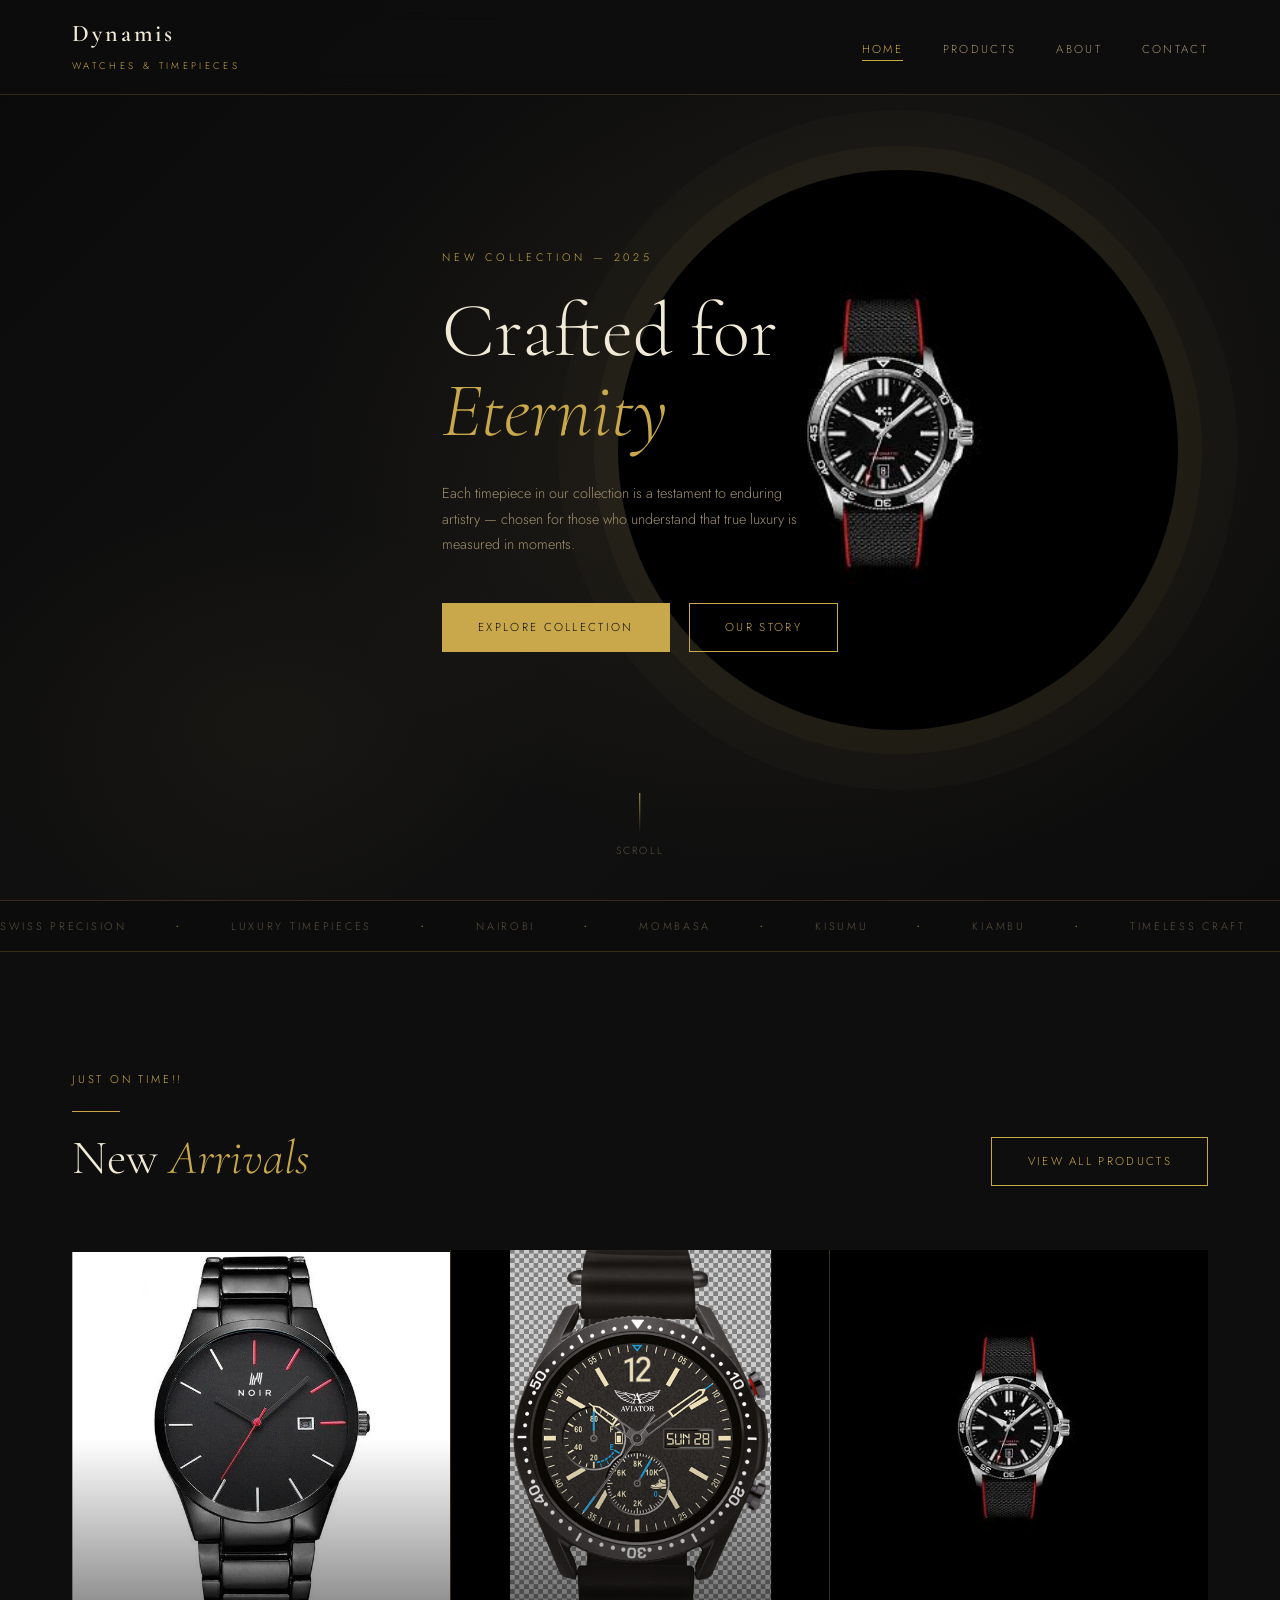
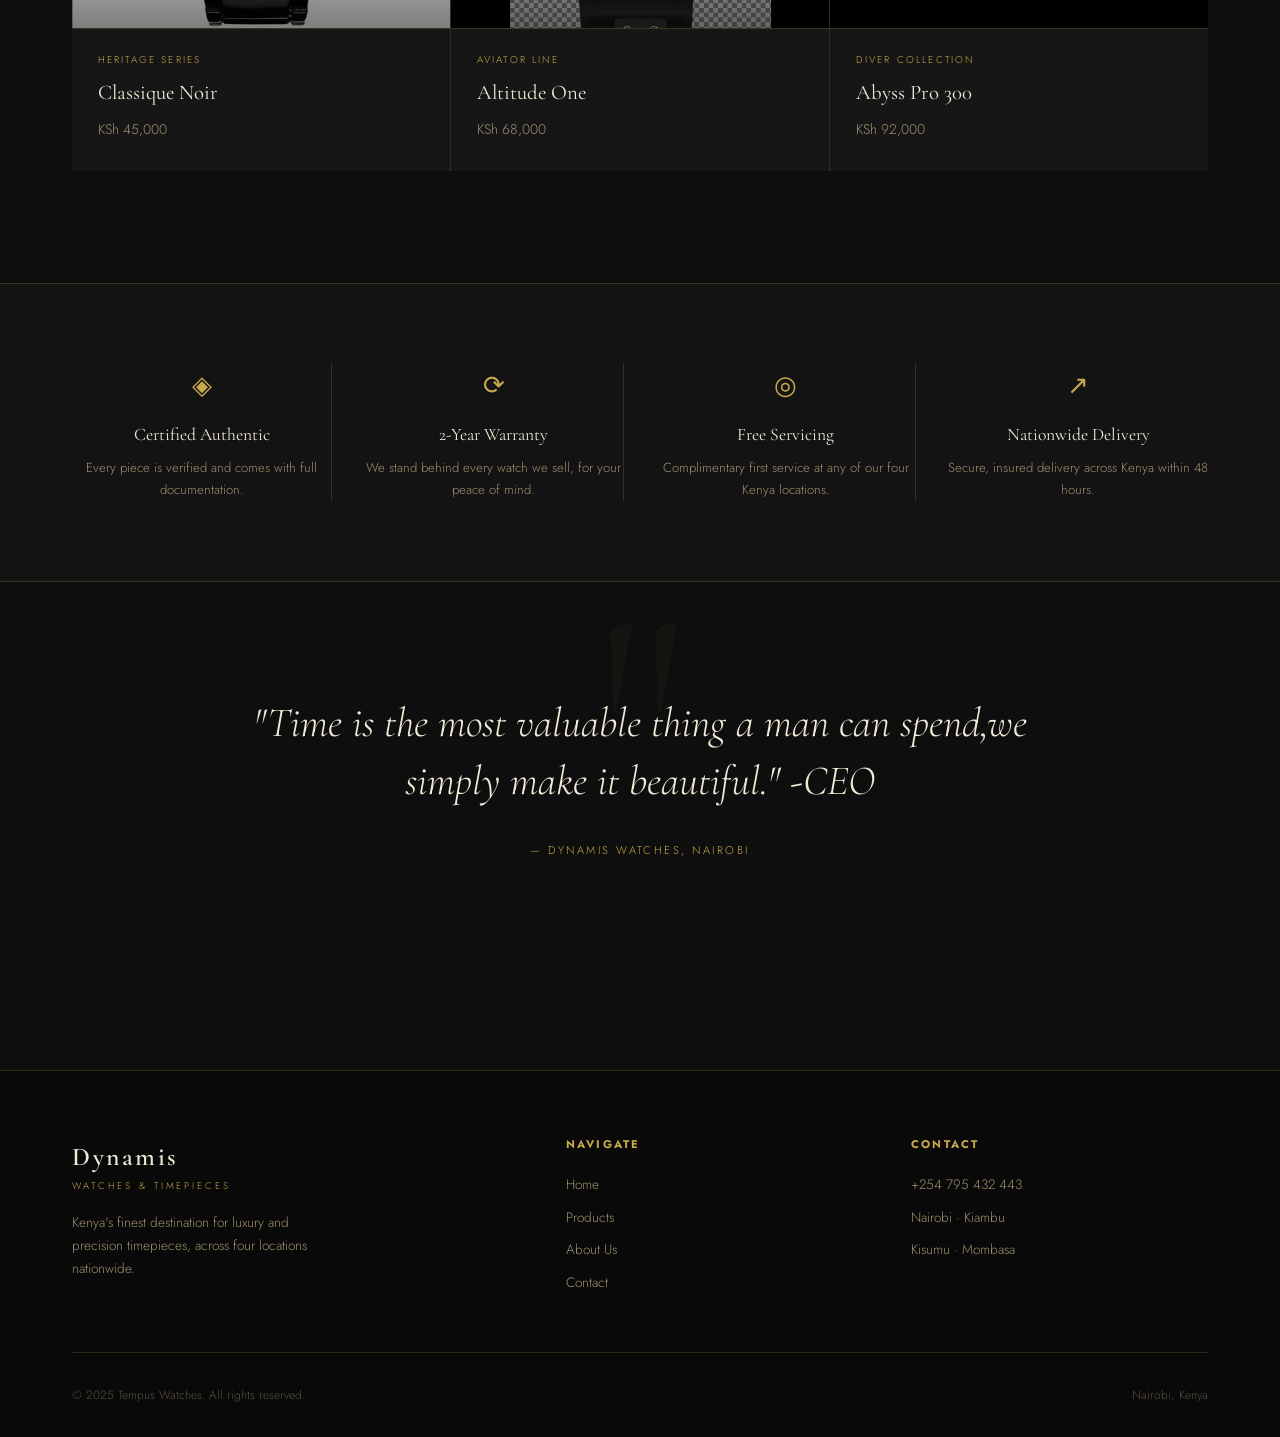
<file: index.html>
<!doctype html>
<html lang="en">
  <head>
    <meta charset="UTF-8" />
    <meta name="viewport" content="width=device-width, initial-scale=1.0" />
    <title>Dynamis Watches — Timeless Elegance</title>
    <link rel="stylesheet" href="style.css" />
  </head>
  <body>
    <nav class="navbar">
      <div class="container">
<a href="index.html" class="nav-logo">
          <span class="logo-name">Dynamis</span>
          <br />
          <span class="logo-sub">Watches &amp; Timepieces</span>
        </a>

        <ul class="nav-links">
<li><a href="index.html" class="active">Home</a></li>
          <li><a href="product.html">Products</a></li>
          <li><a href="about.html">About</a></li>
          <li><a href="contact.html">Contact</a></li>
        </ul>
      </div>
    </nav>

    <section class="hero">
      <div class="hero-bg"></div>

      <div class="hero-circle"></div>

      <div class="hero-watch-placeholder">
        <div class="hero-watch-img">
          <img
            src="./images/abyss.png"
            alt="Featured Watch"
            style="width: 100%; height: 100%; object-fit: cover"
          />
        </div>
      </div>

      <div class="container">
        <div class="hero-content">
          <p class="hero-eyebrow">New Collection — 2025</p>

          <h1 class="hero-title">
            Crafted for<br />
            <em>Eternity</em>
          </h1>

          <p class="hero-desc">
            Each timepiece in our collection is a testament to enduring artistry
            — chosen for those who understand that true luxury is measured in
            moments.
          </p>

          <div class="hero-actions">
            <a href="product.html" class="btn btn-solid">Explore Collection</a>
            <a href="about.html" class="btn">Our Story</a>
          </div>
        </div>
      </div>

      <div class="hero-scroll">
        <div class="hero-scroll-line"></div>
        <span>Scroll</span>
      </div>
    </section>

    <div class="marquee-strip">
      <div class="marquee-track">
        <span>Swiss Precision</span><span class="dot">·</span>
        <span>Luxury Timepieces</span><span class="dot">·</span>
        <span>Nairobi</span><span class="dot">·</span> <span>Mombasa</span
        ><span class="dot">·</span> <span>Kisumu</span
        ><span class="dot">·</span> <span>Kiambu</span
        ><span class="dot">·</span> <span>Timeless Craft</span
        ><span class="dot">·</span> <span>Free Shipping</span
        ><span class="dot">·</span>

        <span>Swiss Precision</span><span class="dot">·</span>
        <span>Luxury Timepieces</span><span class="dot">·</span>
        <span>Nairobi</span><span class="dot">·</span> <span>Mombasa</span
        ><span class="dot">·</span> <span>Kisumu</span
        ><span class="dot">·</span> <span>Kiambu</span
        ><span class="dot">·</span> <span>Timeless Craft</span
        ><span class="dot">·</span> <span>Free Shipping</span
        ><span class="dot">·</span>
      </div>
    </div>

    <section class="new-arrivals">
      <div class="container">
        <div class="section-header">
          <div>
            <span class="section-label">Just On Time!!</span>
            <span class="gold-line left"></span>
            <h2 class="section-title">New <em>Arrivals</em></h2>
          </div>
          <a href="product.html" class="btn">View All Products</a>
        </div>

        <div class="arrivals-grid">
          <a href="product.html" class="watch-card">
            <div class="watch-card-img">
              <img
                src="./images/noir.png"
                alt="Classique Noir"
                style="width: 100%; height: 100%; object-fit: cover"
              />
            </div>
            <div class="watch-card-body">
              <p class="watch-collection">Heritage Series</p>

              <p class="watch-name">Classique Noir</p>

              <p class="watch-price">KSh 45,000</p>
            </div>
            <div class="card-arrow">→</div>
          </a>

          <a href="product.html" class="watch-card">
            <div class="watch-card-img">
              <img
                src="./images/avi.png"
                alt="Aviator line"
                style="width: 100%; height: 100%; object-fit: cover"
              />
            </div>
            <div class="watch-card-body">
              <p class="watch-collection">Aviator Line</p>

              <p class="watch-name">Altitude One</p>

              <p class="watch-price">KSh 68,000</p>
            </div>
            <div class="card-arrow">→</div>
          </a>

          <a href="product.html" class="watch-card">
            <div class="watch-card-img">
              <img
                src="./images/abyss.png"
                alt="Abyss Pro"
                style="width: 100%; height: 100%; object-fit: cover"
              />
            </div>
            <div class="watch-card-body">
              <p class="watch-collection">Diver Collection</p>
              <!-- EDIT -->
              <p class="watch-name">Abyss Pro 300</p>
              <!-- EDIT -->
              <p class="watch-price">KSh 92,000</p>
              <!-- EDIT -->
            </div>
            <div class="card-arrow">→</div>
          </a>
        </div>
      </div>
    </section>

    <section class="promise-strip">
      <div class="container">
        <div class="promise-grid">
          <div class="promise-item">
            <div class="icon">◈</div>
            <h4>Certified Authentic</h4>
            <p>Every piece is verified and comes with full documentation.</p>
          </div>

          <div class="promise-item">
            <div class="icon">⟳</div>
            <h4>2-Year Warranty</h4>
            <p>We stand behind every watch we sell, for your peace of mind.</p>
          </div>

          <div class="promise-item">
            <div class="icon">◎</div>
            <h4>Free Servicing</h4>
            <p>
              Complimentary first service at any of our four Kenya locations.
            </p>
          </div>

          <div class="promise-item">
            <div class="icon">↗</div>
            <h4>Nationwide Delivery</h4>
            <p>Secure, insured delivery across Kenya within 48 hours.</p>
          </div>
        </div>
      </div>
    </section>

    <section class="editorial-banner">
      <div class="container">
        <blockquote>
          "Time is the most valuable thing a man can spend,we simply make it
          beautiful." -CEO
        </blockquote>
        <cite>— Dynamis Watches, Nairobi</cite>
      </div>
    </section>

    <footer>
      <div class="container">
        <div class="footer-grid">
          <div class="footer-brand">
            <div class="logo-name">Dynamis</div>

            <div class="logo-sub">Watches &amp; Timepieces</div>
            <p>
              Kenya's finest destination for luxury and precision timepieces,
              across four locations nationwide.
            </p>
          </div>

          <div class="footer-col">
            <h4>Navigate</h4>
<a href="index.html">Home</a>
            <a href="product.html">Products</a>
            <a href="about.html">About Us</a>
            <a href="contact.html">Contact</a>
          </div>

          <div class="footer-col">
            <h4>Contact</h4>
            <p>+254 795 432 443</p>

            <p>Nairobi · Kiambu</p>
            <p>Kisumu · Mombasa</p>
          </div>
        </div>
        <div class="footer-bottom">
          <span>© 2025 Tempus Watches. All rights reserved.</span>
          <span>Nairobi, Kenya</span>
        </div>
      </div>
    </footer>
  </body>
</html>
</file>
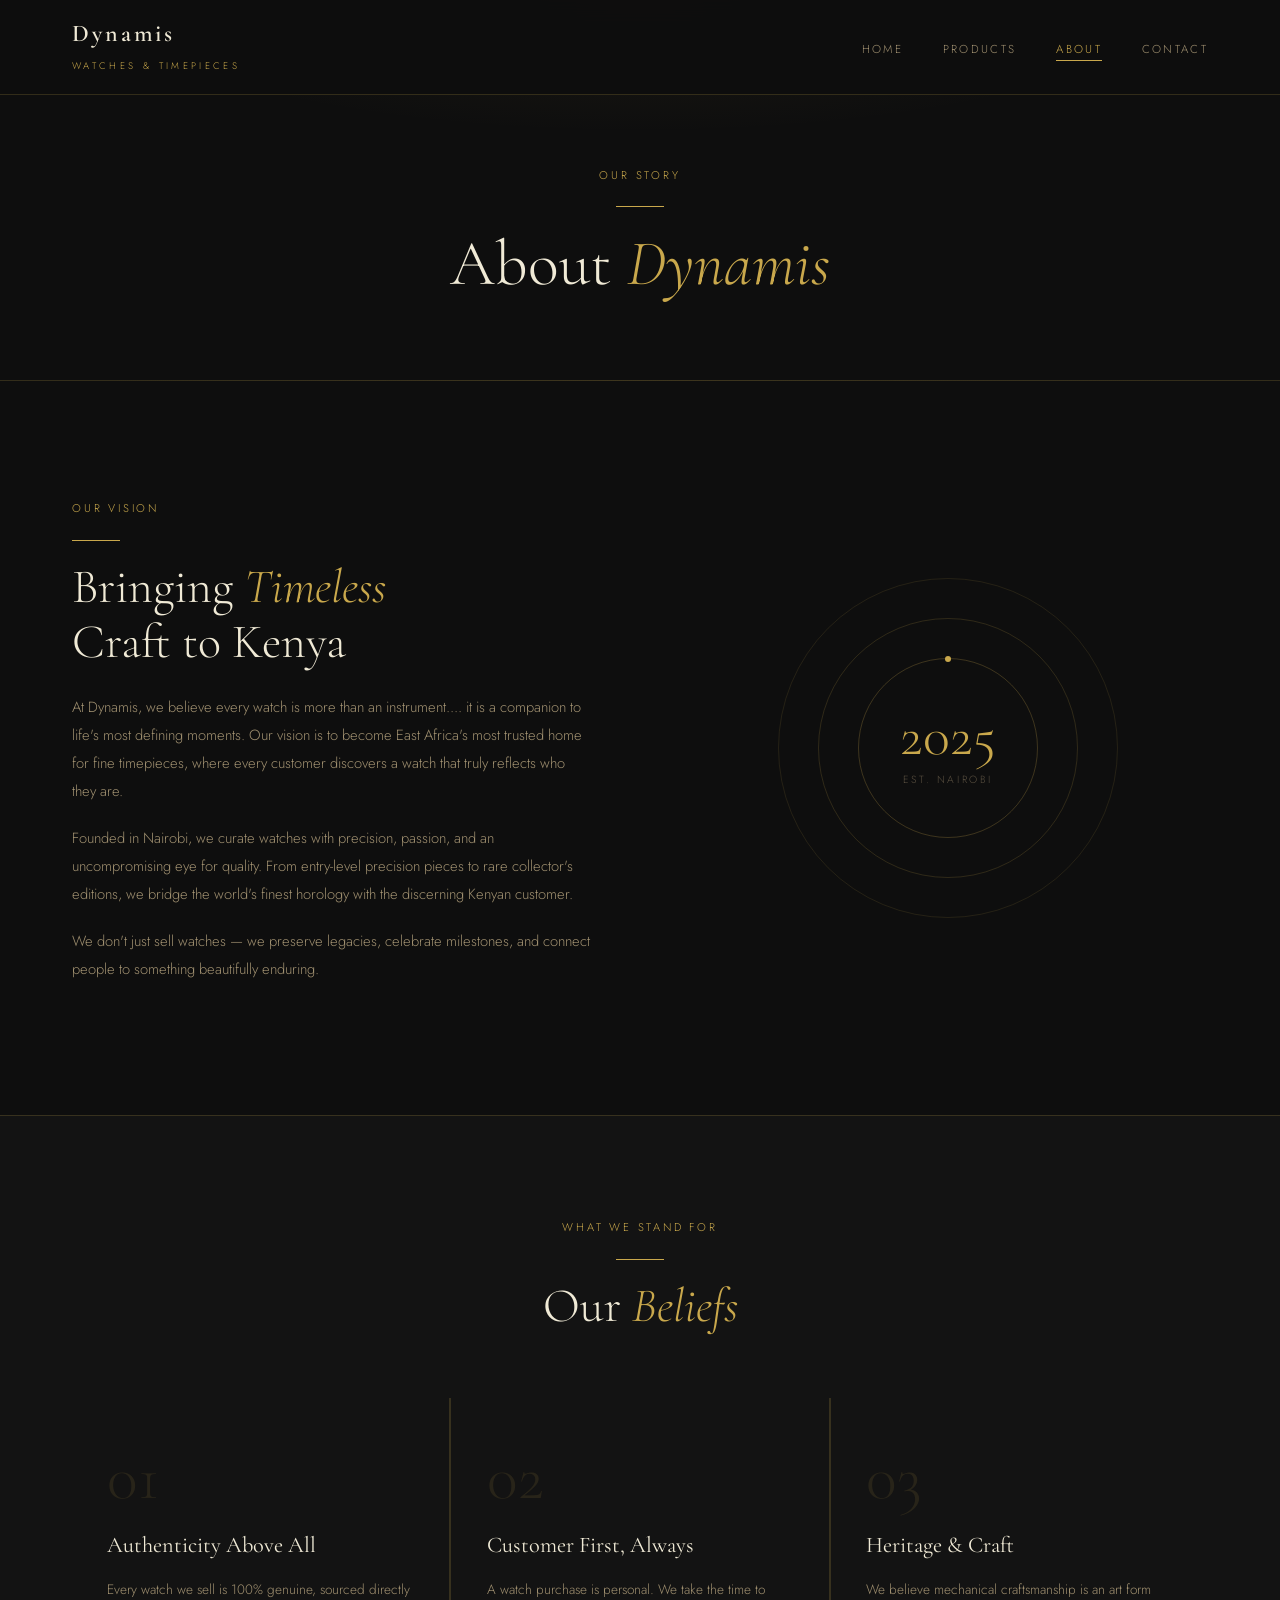
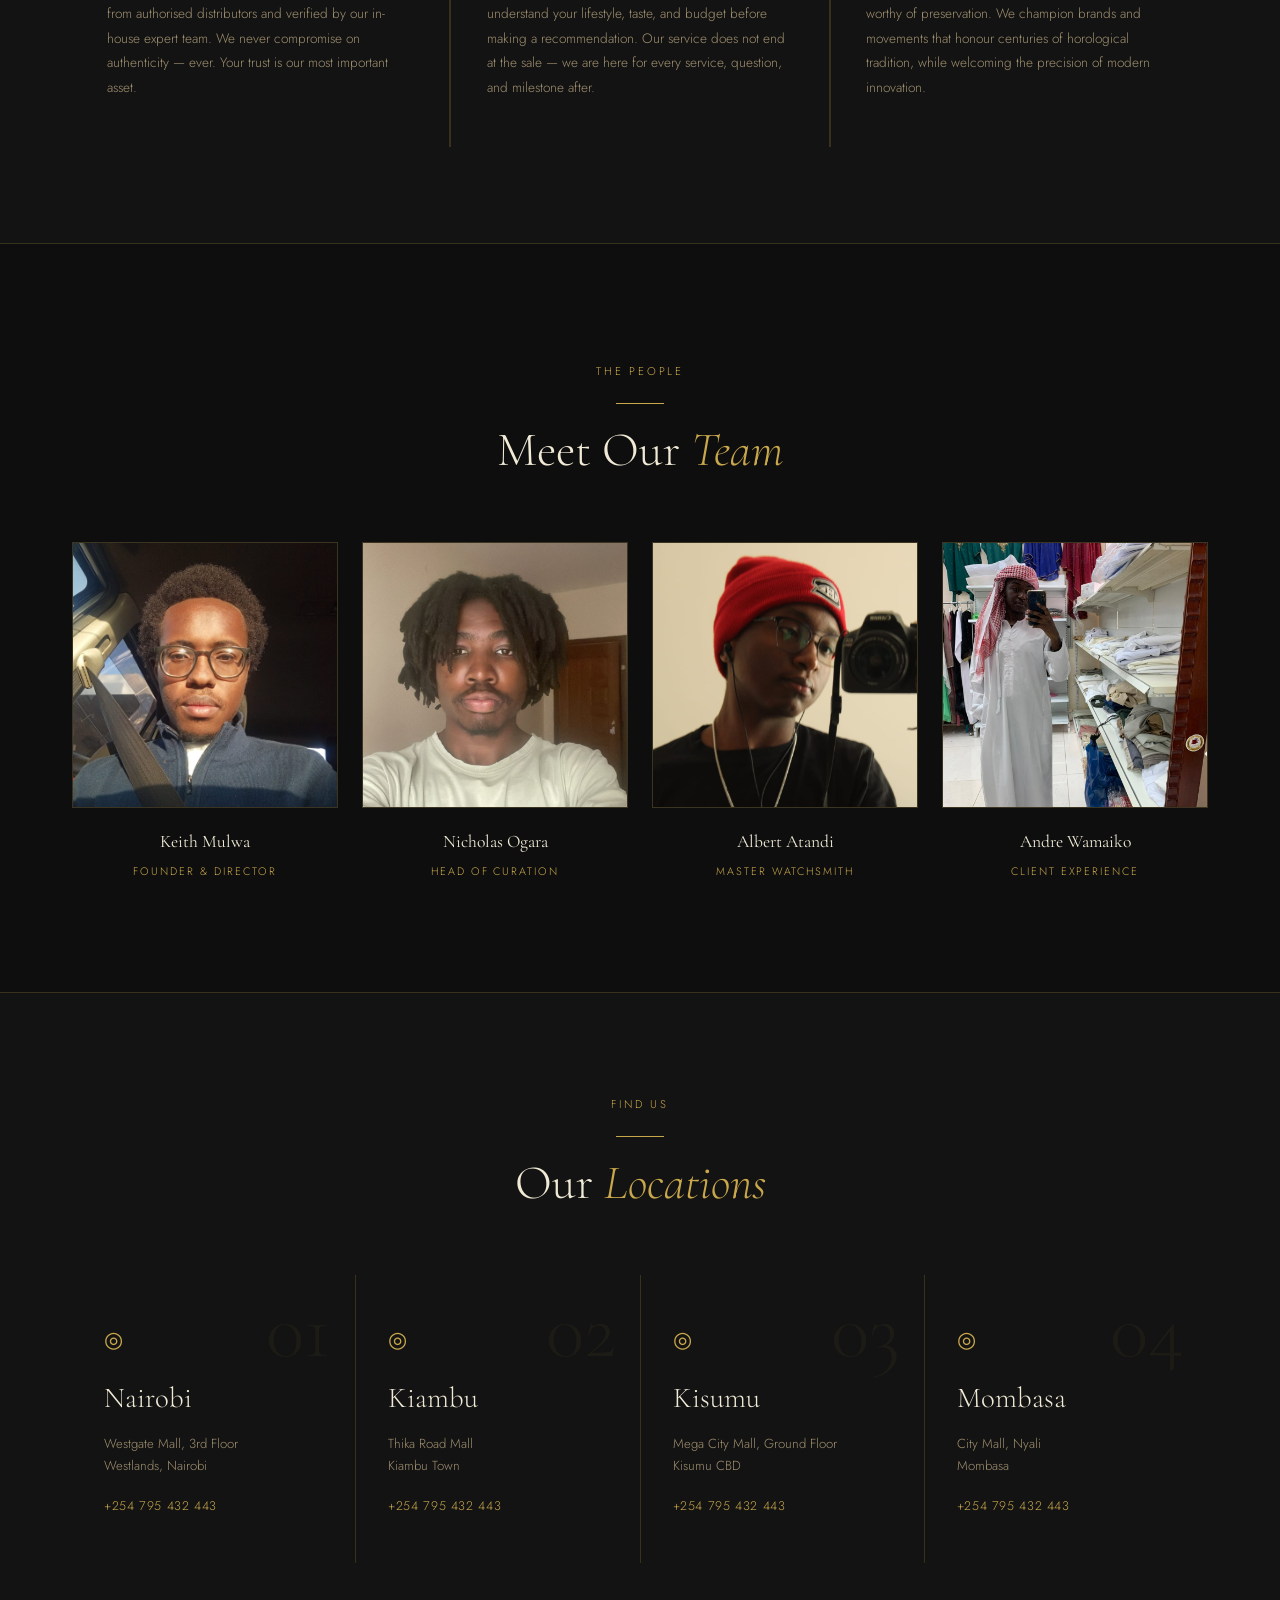
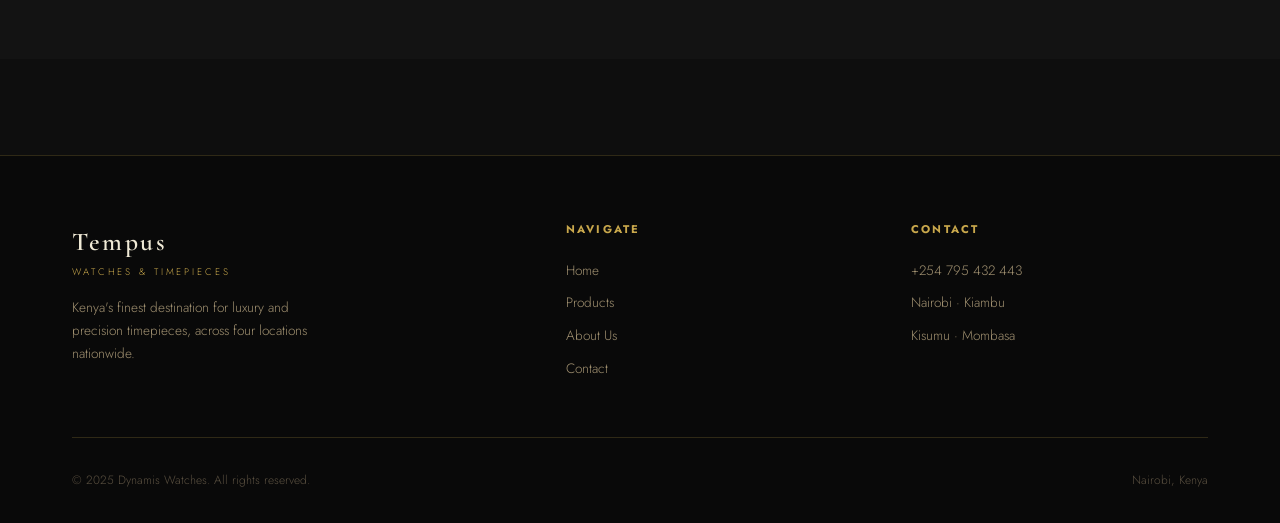
<file: about.html>
<!doctype html>
<html lang="en">
  <head>
    <meta charset="UTF-8" />
    <meta name="viewport" content="width=device-width, initial-scale=1.0" />
    <title>About Us — Dynamis Watches</title>
    <link rel="stylesheet" href="style.css" />
  </head>
  <body>
    <nav class="navbar">
      <div class="container">
<a href="index.html" class="nav-logo">
          <span class="logo-name">Dynamis</span>
          <br />
          <span class="logo-sub">Watches &amp; Timepieces</span>
        </a>
        <ul class="nav-links">
<li><a href="index.html">Home</a></li>
          <li><a href="product.html">Products</a></li>
          <li><a href="about.html" class="active">About</a></li>
          <li><a href="contact.html">Contact</a></li>
        </ul>
      </div>
    </nav>

    <header class="page-header">
      <span class="section-label">Our Story</span>
      <span class="gold-line"></span>
      <h1 class="section-title">About <em>Dynamis</em></h1>
    </header>

    <section class="vision-section">
      <div class="container">
        <div class="vision-layout">
          <div class="vision-text">
            <span class="section-label">Our Vision</span>
            <span class="gold-line left"></span>
            <h2 class="section-title">
              Bringing <em>Timeless</em><br />Craft to Kenya
            </h2>

            <p>
              At Dynamis, we believe every watch is more than an instrument....
              it is a companion to life's most defining moments. Our vision is
              to become East Africa's most trusted home for fine timepieces,
              where every customer discovers a watch that truly reflects who
              they are.
            </p>
            <p>
              Founded in Nairobi, we curate watches with precision, passion, and
              an uncompromising eye for quality. From entry-level precision
              pieces to rare collector's editions, we bridge the world's finest
              horology with the discerning Kenyan customer.
            </p>
            <p>
              We don't just sell watches — we preserve legacies, celebrate
              milestones, and connect people to something beautifully enduring.
            </p>
          </div>

          <div class="vision-visual">
            <div class="v-ring v-ring-1"></div>
            <div class="v-ring v-ring-2"></div>
            <div class="v-ring v-ring-3"></div>
            <div class="v-center">
              <div class="v-year">2025</div>
              <div class="v-year-label">Est. Nairobi</div>
            </div>
          </div>
        </div>
      </div>
    </section>

    <section class="beliefs-section">
      <div class="container">
        <div class="beliefs-header">
          <span class="section-label">What We Stand For</span>
          <span class="gold-line"></span>
          <h2 class="section-title">Our <em>Beliefs</em></h2>
        </div>

        <div class="beliefs-grid">
          <div class="belief-card">
            <div class="belief-num">01</div>
            <h3 class="belief-title">Authenticity Above All</h3>
            <p class="belief-body">
              Every watch we sell is 100% genuine, sourced directly from
              authorised distributors and verified by our in-house expert team.
              We never compromise on authenticity — ever. Your trust is our most
              important asset.
            </p>
          </div>

          <div class="belief-card">
            <div class="belief-num">02</div>
            <h3 class="belief-title">Customer First, Always</h3>
            <p class="belief-body">
              A watch purchase is personal. We take the time to understand your
              lifestyle, taste, and budget before making a recommendation. Our
              service does not end at the sale — we are here for every service,
              question, and milestone after.
            </p>
          </div>

          <div class="belief-card">
            <div class="belief-num">03</div>
            <h3 class="belief-title">Heritage &amp; Craft</h3>
            <p class="belief-body">
              We believe mechanical craftsmanship is an art form worthy of
              preservation. We champion brands and movements that honour
              centuries of horological tradition, while welcoming the precision
              of modern innovation.
            </p>
          </div>
        </div>
      </div>
    </section>

    <section class="team-section">
      <div class="container">
        <div class="team-header">
          <span class="section-label">The People</span>
          <span class="gold-line"></span>
          <h2 class="section-title">Meet Our <em>Team</em></h2>
        </div>

        <div class="team-grid">
          <div class="team-card">
            <div class="team-photo">
              <img
                src="./images/CEO.jpeg"
                alt="Keith Mulwa"
                style="width: 100%; height: 100%; object-fit: cover"
              />
            </div>
            <p class="team-name">Keith Mulwa</p>
            <p class="team-role">Founder &amp; Director</p>
          </div>

          <div class="team-card">
            <div class="team-photo">
              <img
                src="./images/NICK.jpeg"
                alt="NICK "
                style="width: 100%; height: 100%; object-fit: cover"
              />
            </div>
            <p class="team-name">Nicholas Ogara</p>
            <p class="team-role">Head of Curation</p>
          </div>

          <div class="team-card">
            <div class="team-photo">
              <img
                src="./images/ALBERT.jpeg"
                alt="ALBERT"
                style="width: 100%; height: 100%; object-fit: cover"
              />
            </div>
            <p class="team-name">Albert Atandi</p>
            <p class="team-role">Master Watchsmith</p>
          </div>

          <div class="team-card">
            <div class="team-photo">
              <img
                src="./images/ANDRE.jpeg"
                alt="ANDRE"
                style="width: 100%; height: 100%; object-fit: cover"
              />
            </div>
            <p class="team-name">Andre Wamaiko</p>
            <p class="team-role">Client Experience</p>
          </div>
        </div>
      </div>
    </section>

    <section class="locations-section">
      <div class="container">
        <div class="locations-header">
          <span class="section-label">Find Us</span>
          <span class="gold-line"></span>
          <h2 class="section-title">Our <em>Locations</em></h2>
        </div>

        <div class="locations-grid">
          <div class="location-card">
            <div class="location-num">01</div>
            <div class="location-icon">◎</div>
            <h3 class="location-city">Nairobi</h3>
            <p class="location-address">
              Westgate Mall, 3rd Floor<br />
              Westlands, Nairobi
            </p>
            <a href="tel:+254795432443" class="location-phone"
              >+254 795 432 443</a
            >
          </div>

          <div class="location-card">
            <div class="location-num">02</div>
            <div class="location-icon">◎</div>
            <h3 class="location-city">Kiambu</h3>
            <p class="location-address">
              Thika Road Mall<br />
              Kiambu Town
            </p>
            <a href="tel:+254795432443" class="location-phone"
              >+254 795 432 443</a
            >
          </div>

          <div class="location-card">
            <div class="location-num">03</div>
            <div class="location-icon">◎</div>
            <h3 class="location-city">Kisumu</h3>
            <p class="location-address">
              Mega City Mall, Ground Floor<br />
              Kisumu CBD
            </p>
            <a href="tel:+254795432443" class="location-phone"
              >+254 795 432 443</a
            >
          </div>

          <div class="location-card">
            <div class="location-num">04</div>
            <div class="location-icon">◎</div>
            <h3 class="location-city">Mombasa</h3>
            <p class="location-address">
              City Mall, Nyali<br />
              Mombasa
            </p>
            <a href="tel:+254795432443" class="location-phone"
              >+254 795 432 443</a
            >
          </div>
        </div>
      </div>
    </section>

    <footer>
      <div class="container">
        <div class="footer-grid">
          <div class="footer-brand">
            <div class="logo-name">Tempus</div>
            <div class="logo-sub">Watches &amp; Timepieces</div>
            <p>
              Kenya's finest destination for luxury and precision timepieces,
              across four locations nationwide.
            </p>
          </div>
          <div class="footer-col">
            <h4>Navigate</h4>
<a href="index.html">Home</a>
            <a href="product.html">Products</a>
            <a href="about.html">About Us</a>
            <a href="contact.html">Contact</a>
          </div>
          <div class="footer-col">
            <h4>Contact</h4>
            <p>+254 795 432 443</p>
            <p>Nairobi · Kiambu</p>
            <p>Kisumu · Mombasa</p>
          </div>
        </div>
        <div class="footer-bottom">
          <span>© 2025 Dynamis Watches. All rights reserved.</span>
          <span>Nairobi, Kenya</span>
        </div>
      </div>
    </footer>
  </body>
</html>
</file>
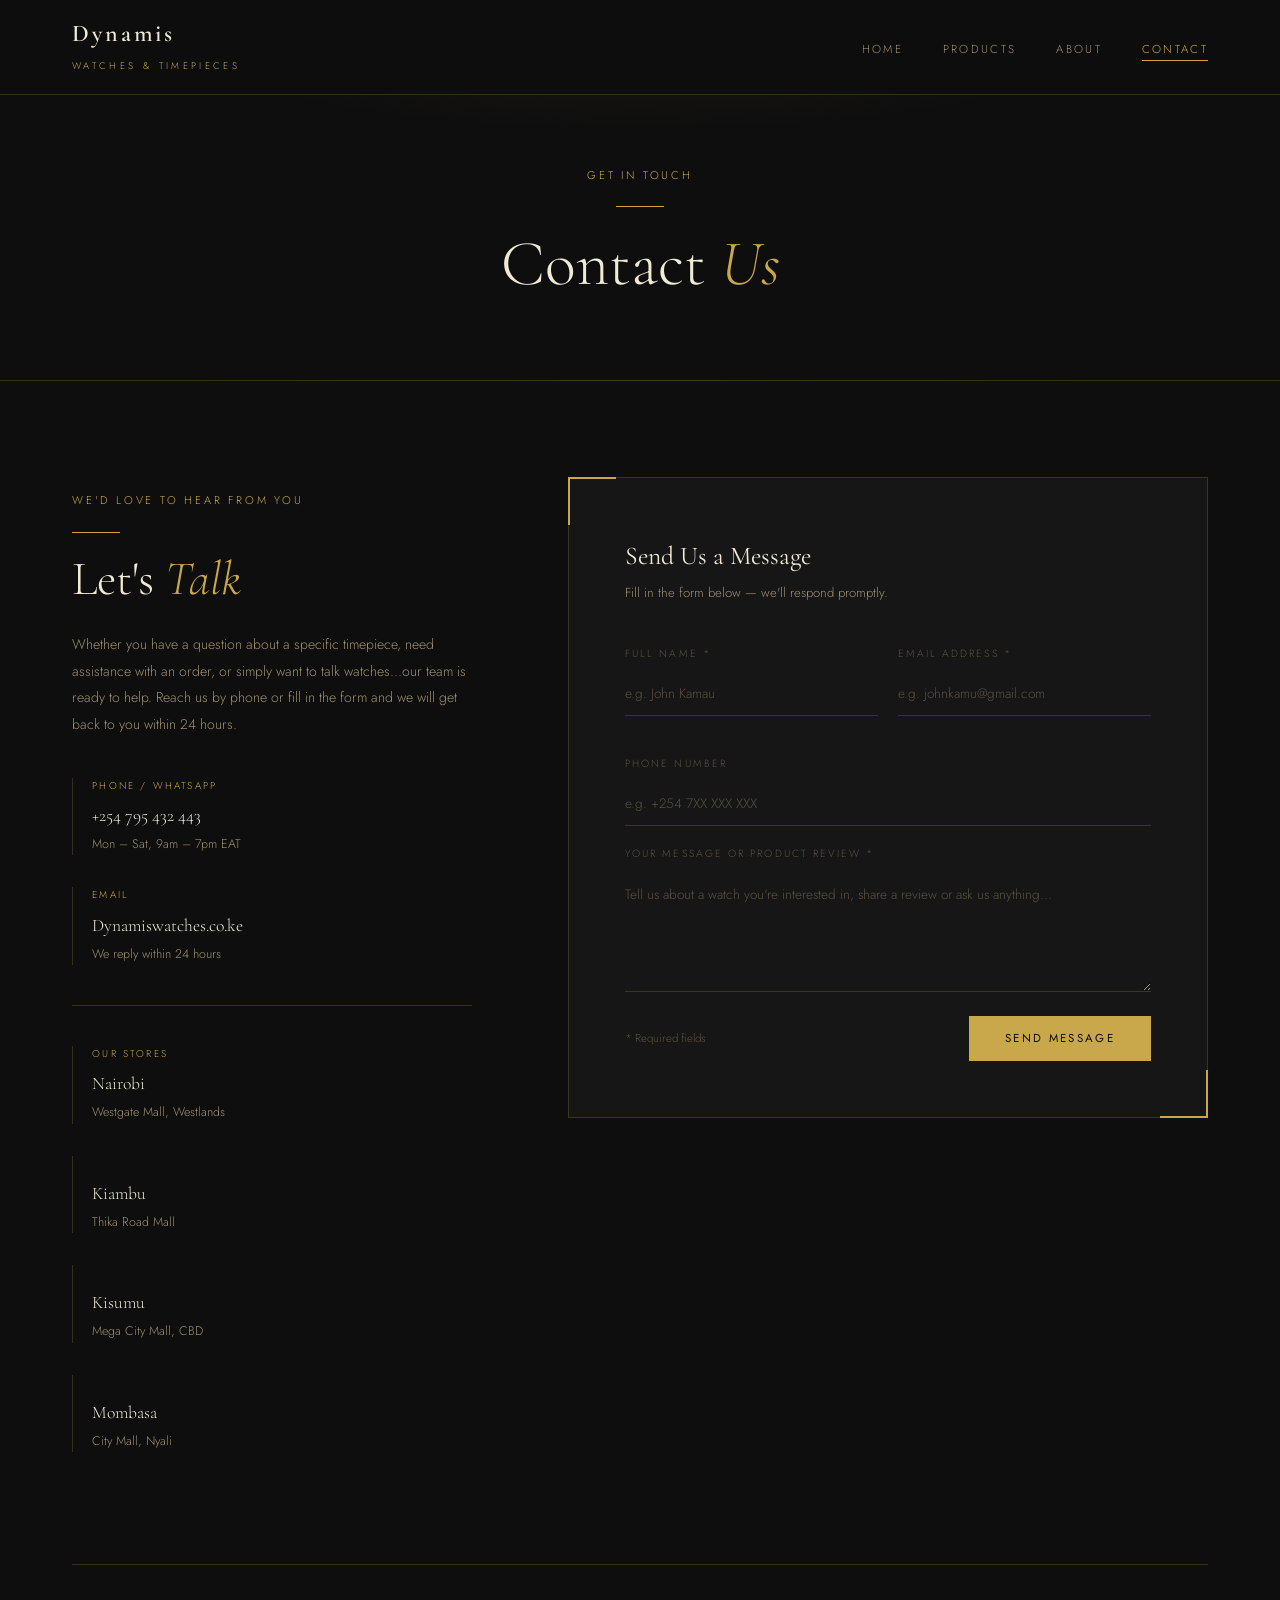
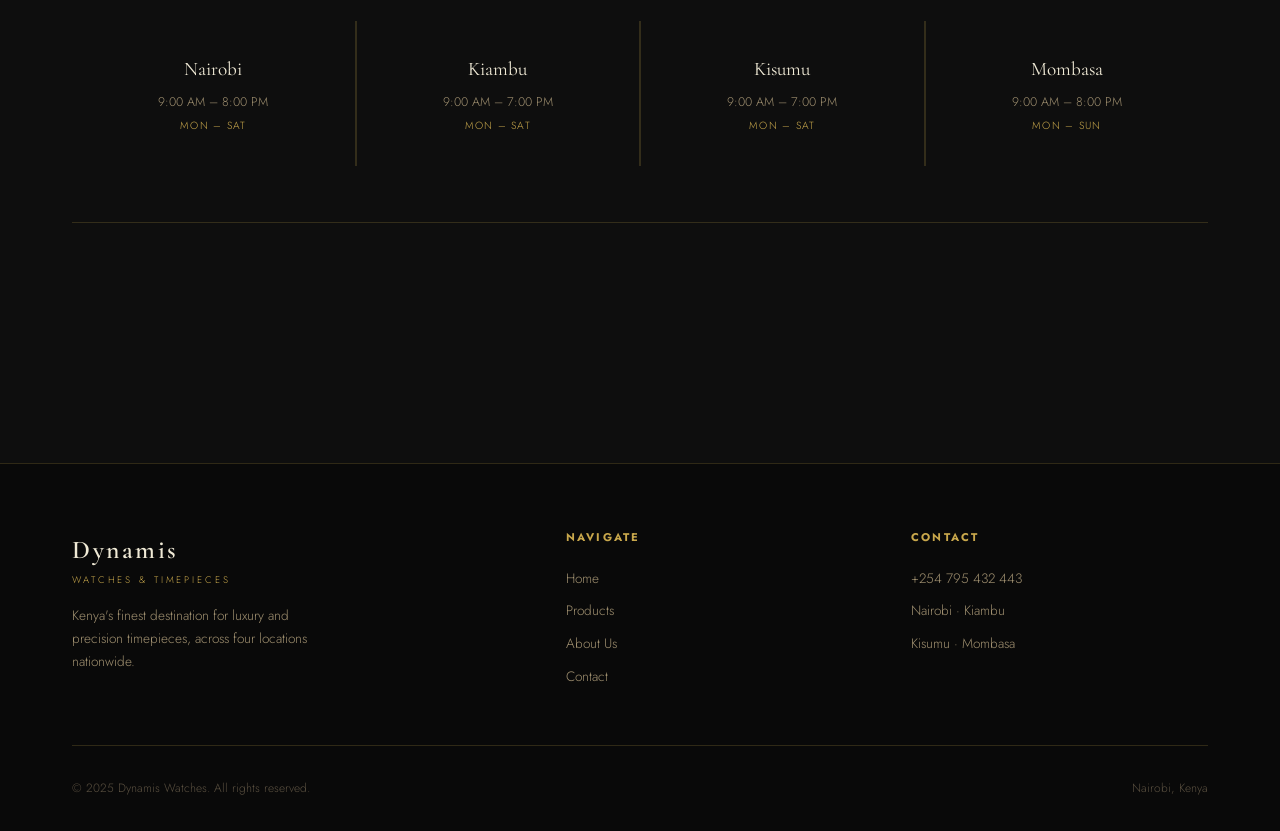
<file: contact.html>
<!doctype html>
<html lang="en">
  <head>
    <meta charset="UTF-8" />
    <meta name="viewport" content="width=device-width, initial-scale=1.0" />
    <title>Contact — Dynamis Watches</title>
    <link rel="stylesheet" href="style.css" />
  </head>
  <body>
    <nav class="navbar">
      <div class="container">
<a href="index.html" class="nav-logo">
          <span class="logo-name">Dynamis</span>
          <br />
          <span class="logo-sub">Watches &amp; Timepieces</span>
        </a>
        <ul class="nav-links">
<li><a href="index.html">Home</a></li>
          <li><a href="product.html">Products</a></li>
          <li><a href="about.html">About</a></li>
          <li><a href="contact.html" class="active">Contact</a></li>
        </ul>
      </div>
    </nav>

    <header class="page-header">
      <span class="section-label">Get In Touch</span>
      <span class="gold-line"></span>
      <h1 class="section-title">Contact <em>Us</em></h1>
    </header>

    <section class="contact-section">
      <div class="container">
        <div class="contact-layout">
          <div class="contact-info">
            <span class="section-label">We'd love to hear from you</span>
            <span class="gold-line left"></span>
            <h2 class="section-title">Let's <em>Talk</em></h2>

            <p>
              Whether you have a question about a specific timepiece, need
              assistance with an order, or simply want to talk watches...our
              team is ready to help. Reach us by phone or fill in the form and
              we will get back to you within 24 hours.
            </p>

            <div class="info-item">
              <p class="info-item-label">Phone / WhatsApp</p>
              <p class="info-item-value">
                <a href="tel:+254795432443">+254 795 432 443</a>
              </p>
              <p class="info-item-sub">Mon – Sat, 9am – 7pm EAT</p>
            </div>

            <div class="info-item">
              <p class="info-item-label">Email</p>
              <p class="info-item-value">
                <a href="mailto:Dyanimiswatches.co.ke">Dynamiswatches.co.ke</a>
              </p>
              <p class="info-item-sub">We reply within 24 hours</p>
            </div>

            <div class="info-divider"></div>

            <div class="info-item">
              <p class="info-item-label">Our Stores</p>
              <p class="info-item-value">Nairobi</p>
              <p class="info-item-sub">Westgate Mall, Westlands</p>
            </div>

            <div class="info-item">
              <p class="info-item-label">&nbsp;</p>
              <p class="info-item-value">Kiambu</p>
              <p class="info-item-sub">Thika Road Mall</p>
            </div>

            <div class="info-item">
              <p class="info-item-label">&nbsp;</p>
              <p class="info-item-value">Kisumu</p>
              <p class="info-item-sub">Mega City Mall, CBD</p>
            </div>

            <div class="info-item">
              <p class="info-item-label">&nbsp;</p>
              <p class="info-item-value">Mombasa</p>
              <p class="info-item-sub">City Mall, Nyali</p>
            </div>
          </div>

          <div class="contact-form-wrap">
            <h3 class="form-title">Send Us a Message</h3>
            <p class="form-subtitle">
              Fill in the form below — we'll respond promptly.
            </p>

            <form action="#" method="POST">
              <div class="form-row">
                <div class="form-group">
                  <label for="name">Full Name *</label>
                  <input
                    type="text"
                    id="name"
                    name="name"
                    placeholder="e.g. John Kamau"
                    required
                    autocomplete="name"
                  />
                </div>

                <div class="form-group">
                  <label for="email">Email Address *</label>
                  <input
                    type="email"
                    id="email"
                    name="email"
                    placeholder="e.g. johnkamu@gmail.com"
                    required
                    autocomplete="email"
                  />
                </div>
              </div>

              <div class="form-group">
                <label for="phone">Phone Number</label>
                <input
                  type="tel"
                  id="phone"
                  name="phone"
                  placeholder="e.g. +254 7XX XXX XXX"
                  autocomplete="tel"
                />
              </div>

              <div class="form-group">
                <label for="message">Your Message or Product Review *</label>
                <textarea
                  id="message"
                  name="message"
                  placeholder="Tell us about a watch you're interested in, share a review or ask us anything..."
                  required
                ></textarea>
              </div>

              <div class="form-submit">
                <p class="form-note">* Required fields</p>
                <button type="submit" class="btn btn-solid">
                  Send Message
                </button>
              </div>
            </form>
          </div>
        </div>

        <div class="hours-strip">
          <div class="hours-grid">
            <div class="hours-card">
              <p class="hours-city">Nairobi</p>
              <p class="hours-time">9:00 AM – 8:00 PM</p>
              <p class="hours-days">Mon – Sat</p>
            </div>

            <div class="hours-card">
              <p class="hours-city">Kiambu</p>
              <p class="hours-time">9:00 AM – 7:00 PM</p>
              <p class="hours-days">Mon – Sat</p>
            </div>

            <div class="hours-card">
              <p class="hours-city">Kisumu</p>
              <p class="hours-time">9:00 AM – 7:00 PM</p>
              <p class="hours-days">Mon – Sat</p>
            </div>

            <div class="hours-card">
              <p class="hours-city">Mombasa</p>
              <p class="hours-time">9:00 AM – 8:00 PM</p>
              <p class="hours-days">Mon – Sun</p>
            </div>
          </div>
        </div>
      </div>
    </section>

    <footer>
      <div class="container">
        <div class="footer-grid">
          <div class="footer-brand">
            <div class="logo-name">Dynamis</div>
            <div class="logo-sub">Watches &amp; Timepieces</div>
            <p>
              Kenya's finest destination for luxury and precision timepieces,
              across four locations nationwide.
            </p>
          </div>
          <div class="footer-col">
            <h4>Navigate</h4>
<a href="index.html">Home</a>
            <a href="product.html">Products</a>
            <a href="about.html">About Us</a>
            <a href="contact.html">Contact</a>
          </div>
          <div class="footer-col">
            <h4>Contact</h4>
            <p>+254 795 432 443</p>
            <p>Nairobi · Kiambu</p>
            <p>Kisumu · Mombasa</p>
          </div>
        </div>
        <div class="footer-bottom">
          <span>© 2025 Dynamis Watches. All rights reserved.</span>
          <span>Nairobi, Kenya</span>
        </div>
      </div>
    </footer>
  </body>
</html>
</file>
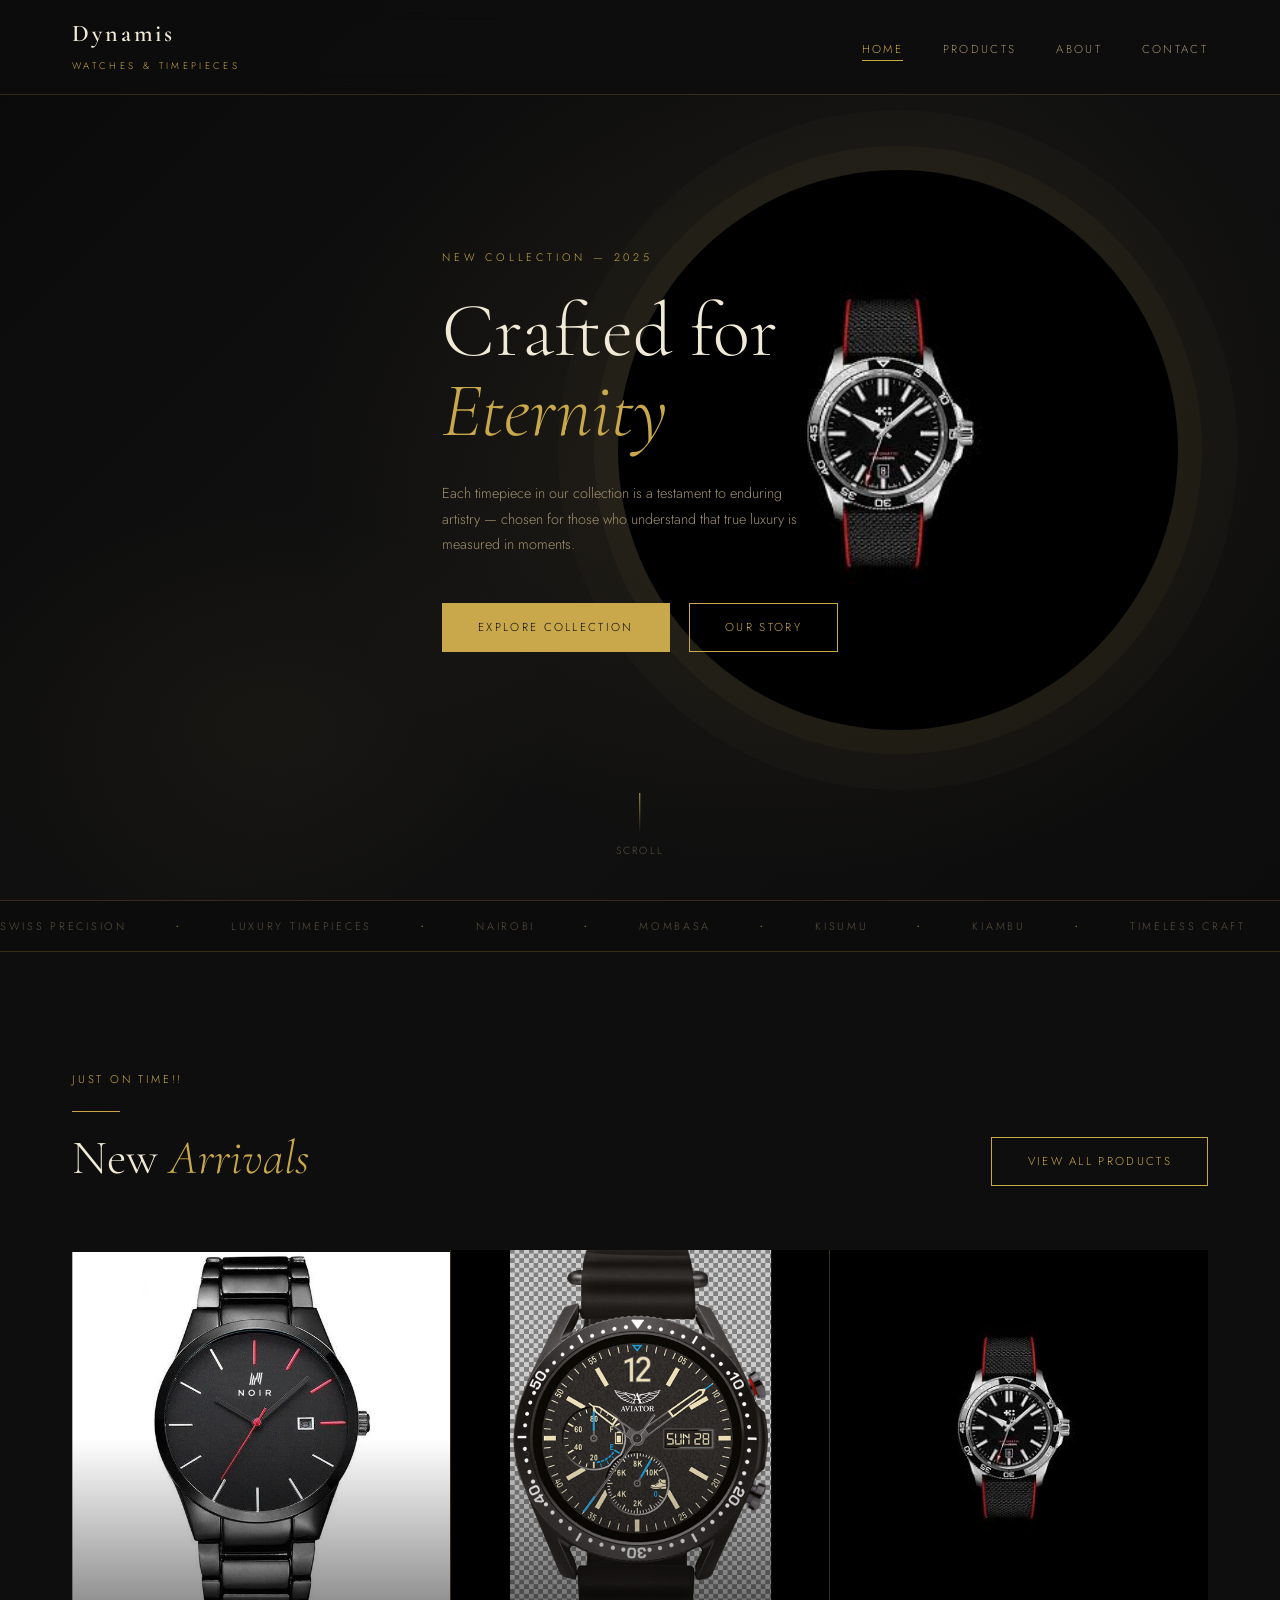
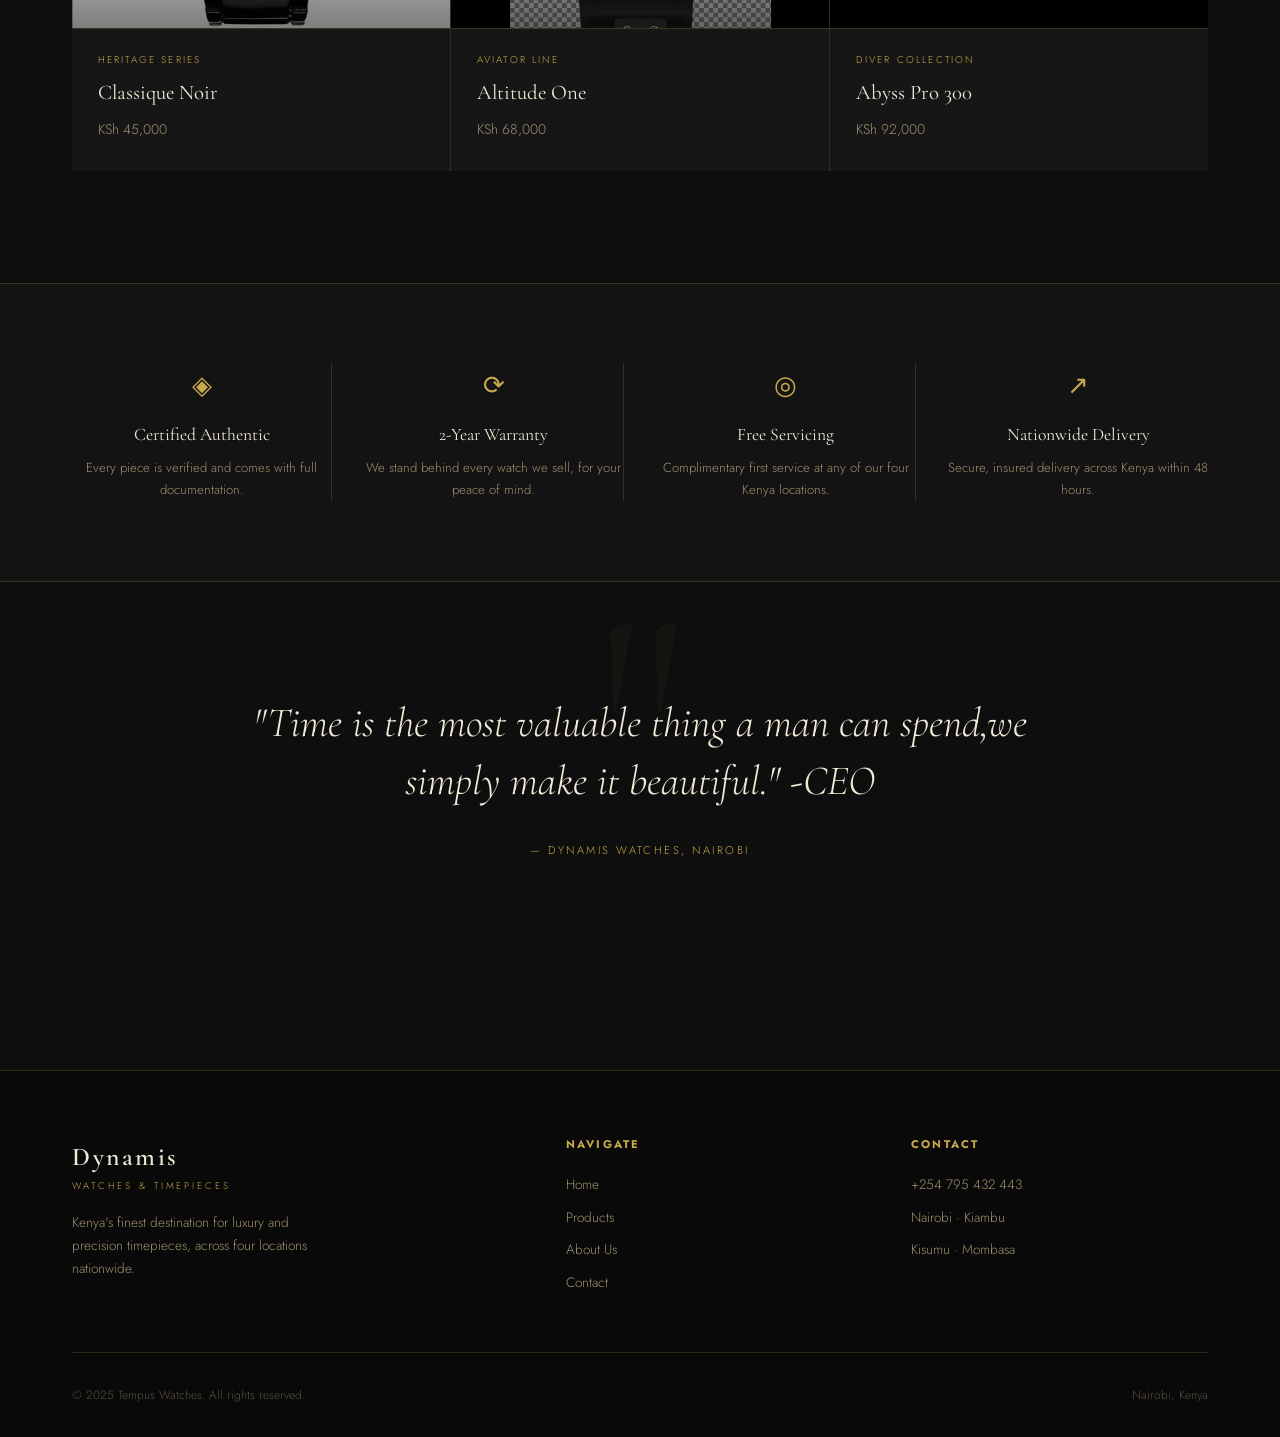
<file: home.html>
<!doctype html>
<html lang="en">
  <head>
    <meta charset="UTF-8" />
    <meta name="viewport" content="width=device-width, initial-scale=1.0" />
    <title>Dynamis Watches — Timeless Elegance</title>
    <link rel="stylesheet" href="style.css" />
  </head>
  <body>
    <nav class="navbar">
      <div class="container">
        <a href="home.html" class="nav-logo">
          <span class="logo-name">Dynamis</span>
          <br />
          <span class="logo-sub">Watches &amp; Timepieces</span>
        </a>

        <ul class="nav-links">
          <li><a href="home.html" class="active">Home</a></li>
          <li><a href="product.html">Products</a></li>
          <li><a href="about.html">About</a></li>
          <li><a href="contact.html">Contact</a></li>
        </ul>
      </div>
    </nav>

    <section class="hero">
      <div class="hero-bg"></div>

      <div class="hero-circle"></div>

      <div class="hero-watch-placeholder">
        <div class="hero-watch-img">
          <img
            src="./images/abyss.png"
            alt="Featured Watch"
            style="width: 100%; height: 100%; object-fit: cover"
          />
        </div>
      </div>

      <div class="container">
        <div class="hero-content">
          <p class="hero-eyebrow">New Collection — 2025</p>

          <h1 class="hero-title">
            Crafted for<br />
            <em>Eternity</em>
          </h1>

          <p class="hero-desc">
            Each timepiece in our collection is a testament to enduring artistry
            — chosen for those who understand that true luxury is measured in
            moments.
          </p>

          <div class="hero-actions">
            <a href="product.html" class="btn btn-solid">Explore Collection</a>
            <a href="about.html" class="btn">Our Story</a>
          </div>
        </div>
      </div>

      <div class="hero-scroll">
        <div class="hero-scroll-line"></div>
        <span>Scroll</span>
      </div>
    </section>

    <div class="marquee-strip">
      <div class="marquee-track">
        <span>Swiss Precision</span><span class="dot">·</span>
        <span>Luxury Timepieces</span><span class="dot">·</span>
        <span>Nairobi</span><span class="dot">·</span> <span>Mombasa</span
        ><span class="dot">·</span> <span>Kisumu</span
        ><span class="dot">·</span> <span>Kiambu</span
        ><span class="dot">·</span> <span>Timeless Craft</span
        ><span class="dot">·</span> <span>Free Shipping</span
        ><span class="dot">·</span>

        <span>Swiss Precision</span><span class="dot">·</span>
        <span>Luxury Timepieces</span><span class="dot">·</span>
        <span>Nairobi</span><span class="dot">·</span> <span>Mombasa</span
        ><span class="dot">·</span> <span>Kisumu</span
        ><span class="dot">·</span> <span>Kiambu</span
        ><span class="dot">·</span> <span>Timeless Craft</span
        ><span class="dot">·</span> <span>Free Shipping</span
        ><span class="dot">·</span>
      </div>
    </div>

    <section class="new-arrivals">
      <div class="container">
        <div class="section-header">
          <div>
            <span class="section-label">Just On Time!!</span>
            <span class="gold-line left"></span>
            <h2 class="section-title">New <em>Arrivals</em></h2>
          </div>
          <a href="product.html" class="btn">View All Products</a>
        </div>

        <div class="arrivals-grid">
          <a href="product.html" class="watch-card">
            <div class="watch-card-img">
              <img
                src="./images/noir.png"
                alt="Classique Noir"
                style="width: 100%; height: 100%; object-fit: cover"
              />
            </div>
            <div class="watch-card-body">
              <p class="watch-collection">Heritage Series</p>

              <p class="watch-name">Classique Noir</p>

              <p class="watch-price">KSh 45,000</p>
            </div>
            <div class="card-arrow">→</div>
          </a>

          <a href="product.html" class="watch-card">
            <div class="watch-card-img">
              <img
                src="./images/avi.png"
                alt="Aviator line"
                style="width: 100%; height: 100%; object-fit: cover"
              />
            </div>
            <div class="watch-card-body">
              <p class="watch-collection">Aviator Line</p>

              <p class="watch-name">Altitude One</p>

              <p class="watch-price">KSh 68,000</p>
            </div>
            <div class="card-arrow">→</div>
          </a>

          <a href="product.html" class="watch-card">
            <div class="watch-card-img">
              <img
                src="./images/abyss.png"
                alt="Abyss Pro"
                style="width: 100%; height: 100%; object-fit: cover"
              />
            </div>
            <div class="watch-card-body">
              <p class="watch-collection">Diver Collection</p>
              <!-- EDIT -->
              <p class="watch-name">Abyss Pro 300</p>
              <!-- EDIT -->
              <p class="watch-price">KSh 92,000</p>
              <!-- EDIT -->
            </div>
            <div class="card-arrow">→</div>
          </a>
        </div>
      </div>
    </section>

    <section class="promise-strip">
      <div class="container">
        <div class="promise-grid">
          <div class="promise-item">
            <div class="icon">◈</div>
            <h4>Certified Authentic</h4>
            <p>Every piece is verified and comes with full documentation.</p>
          </div>

          <div class="promise-item">
            <div class="icon">⟳</div>
            <h4>2-Year Warranty</h4>
            <p>We stand behind every watch we sell, for your peace of mind.</p>
          </div>

          <div class="promise-item">
            <div class="icon">◎</div>
            <h4>Free Servicing</h4>
            <p>
              Complimentary first service at any of our four Kenya locations.
            </p>
          </div>

          <div class="promise-item">
            <div class="icon">↗</div>
            <h4>Nationwide Delivery</h4>
            <p>Secure, insured delivery across Kenya within 48 hours.</p>
          </div>
        </div>
      </div>
    </section>

    <section class="editorial-banner">
      <div class="container">
        <blockquote>
          "Time is the most valuable thing a man can spend,we simply make it
          beautiful." -CEO
        </blockquote>
        <cite>— Dynamis Watches, Nairobi</cite>
      </div>
    </section>

    <footer>
      <div class="container">
        <div class="footer-grid">
          <div class="footer-brand">
            <div class="logo-name">Dynamis</div>

            <div class="logo-sub">Watches &amp; Timepieces</div>
            <p>
              Kenya's finest destination for luxury and precision timepieces,
              across four locations nationwide.
            </p>
          </div>

          <div class="footer-col">
            <h4>Navigate</h4>
            <a href="home.html">Home</a>
            <a href="product.html">Products</a>
            <a href="about.html">About Us</a>
            <a href="contact.html">Contact</a>
          </div>

          <div class="footer-col">
            <h4>Contact</h4>
            <p>+254 795 432 443</p>

            <p>Nairobi · Kiambu</p>
            <p>Kisumu · Mombasa</p>
          </div>
        </div>
        <div class="footer-bottom">
          <span>© 2025 Tempus Watches. All rights reserved.</span>
          <span>Nairobi, Kenya</span>
        </div>
      </div>
    </footer>
  </body>
</html>
</file>
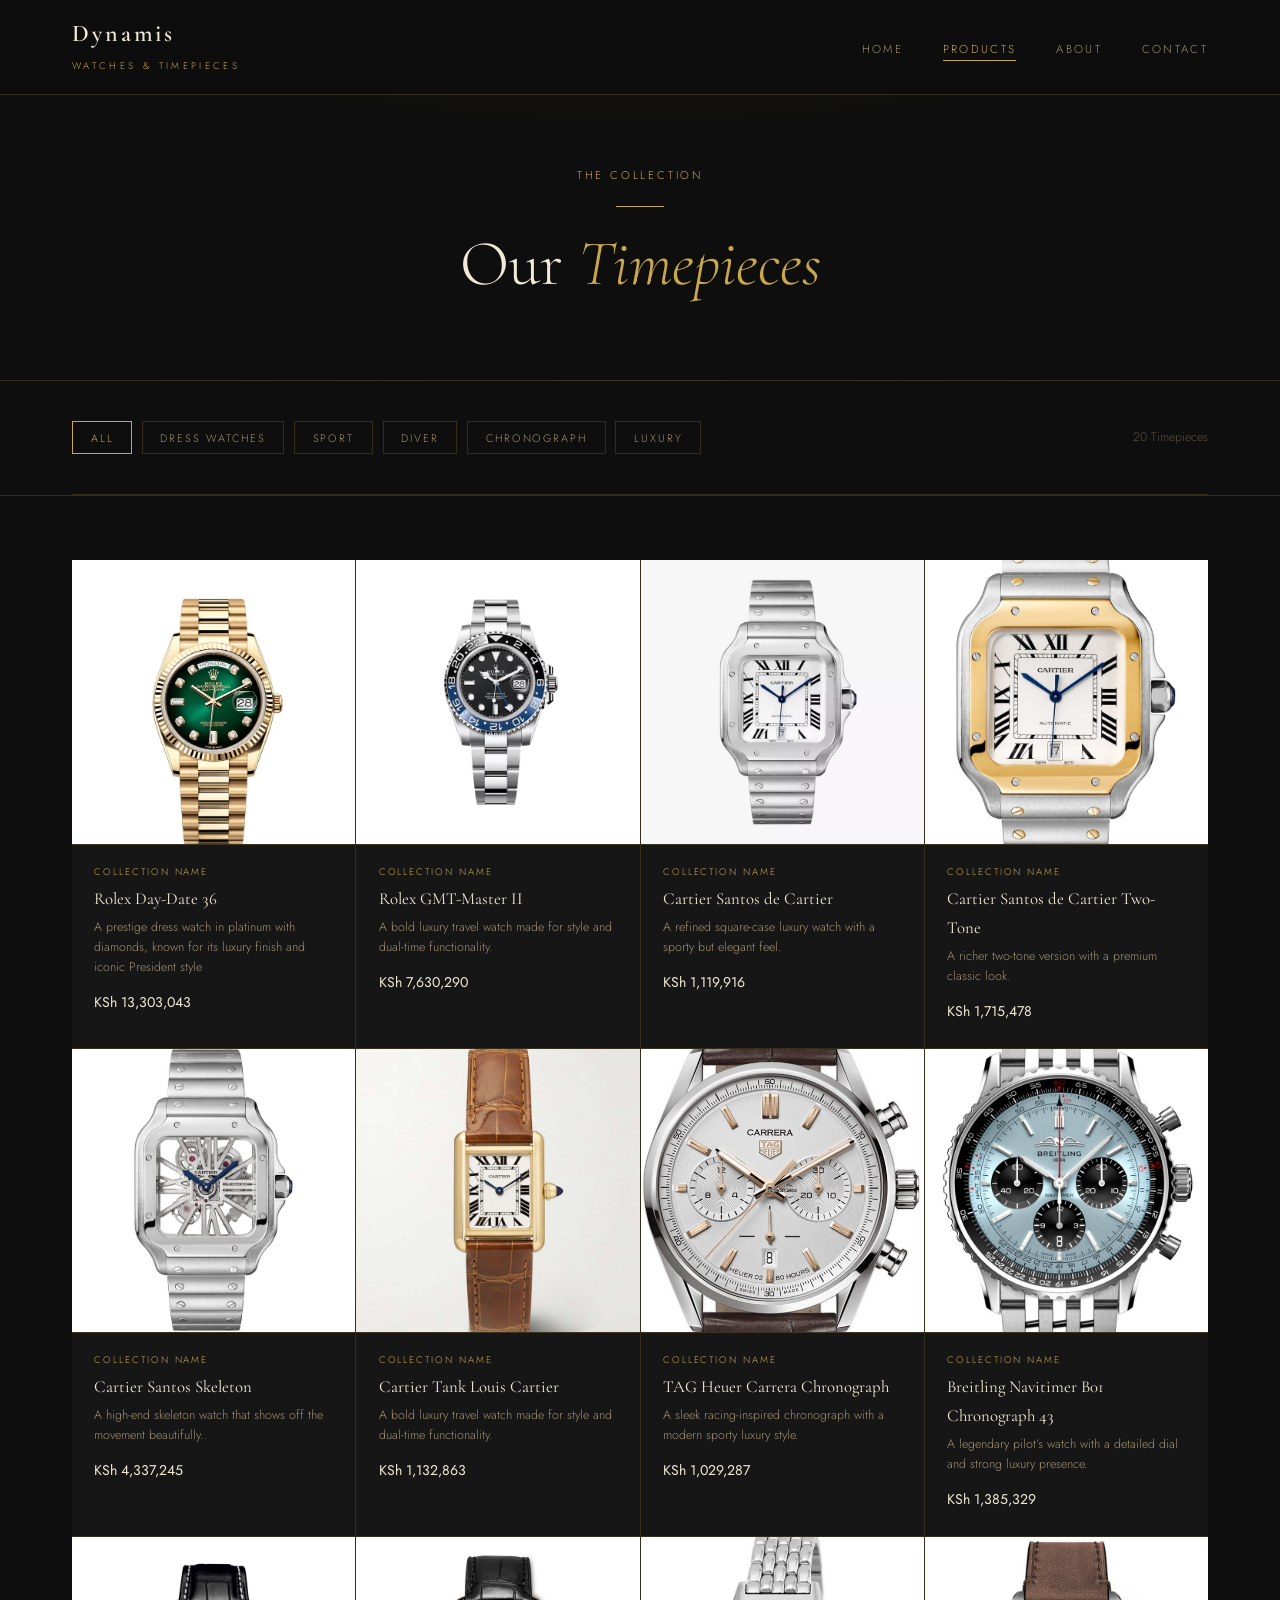
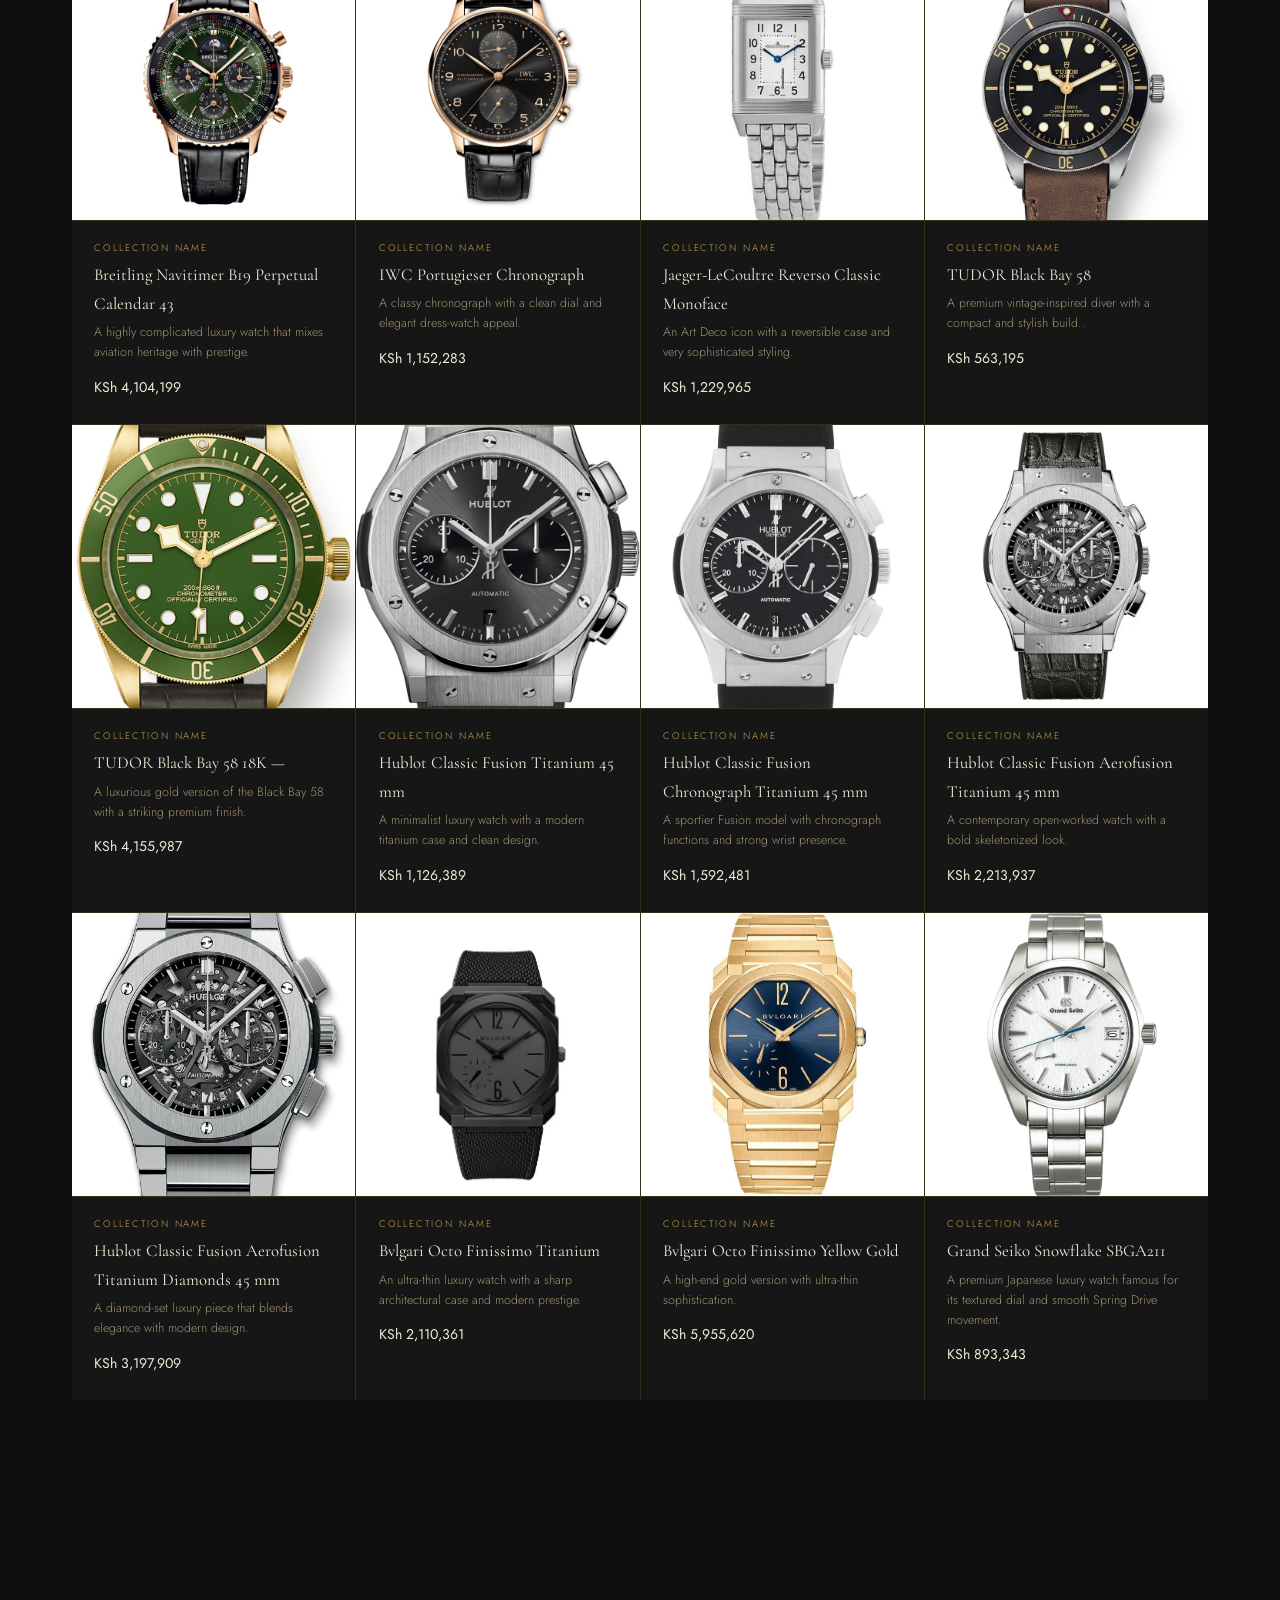
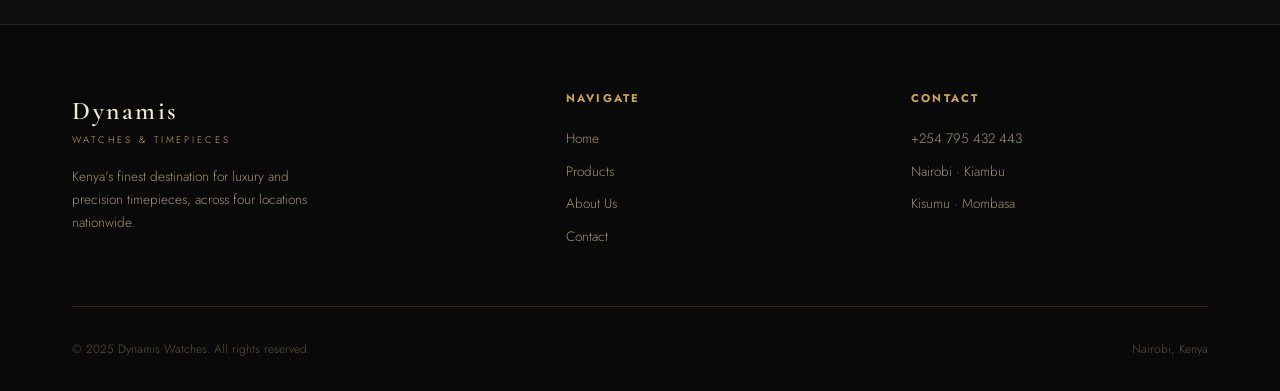
<file: product.html>
<!doctype html>
<html lang="en">
  <head>
    <meta charset="UTF-8" />
    <meta name="viewport" content="width=device-width, initial-scale=1.0" />
    <title>Product</title>
    <link rel="stylesheet" href="style.css" />
  </head>
  <body>
    <nav class="navbar">
      <div class="container">
<a href="index.html" class="nav-logo">
          <span class="logo-name">Dynamis</span>
          <br />
          <span class="logo-sub">Watches &amp; Timepieces</span>
        </a>
        <ul class="nav-links">
<li><a href="index.html">Home</a></li>
          <li><a href="product.html" class="active">Products</a></li>
          <li><a href="about.html">About</a></li>
          <li><a href="contact.html">Contact</a></li>
        </ul>
      </div>
    </nav>

    <header class="page-header">
      <span class="section-label">The Collection</span>
      <span class="gold-line"></span>
      <h1 class="section-title">Our <em>Timepieces</em></h1>
    </header>

    <div style="border-bottom: 1px solid rgba(201, 168, 76, 0.2)">
      <div class="container">
        <div class="filter-bar">
          <div class="filter-pills">
            <span class="pill active">All</span>
            <span class="pill">Dress Watches</span>
            <span class="pill">Sport</span>
            <span class="pill">Diver</span>
            <span class="pill">Chronograph</span>
            <span class="pill">Luxury</span>
          </div>

          <span class="product-count">20 Timepieces</span>
        </div>
      </div>
    </div>

    <section class="products-section">
      <div class="container">
        <div class="product-grid">
          <div class="product-card">
            <div class="product-card-img">
              <img src="./productimages/1.jpeg" alt="Watch Name" />
              <div class="img-placeholder"></div>
            </div>
            <div class="product-card-body">
              <p class="p-collection">Collection Name</p>
              <p class="p-name">Rolex Day-Date 36</p>
              <p class="p-desc">
                A prestige dress watch in platinum with diamonds, known for its
                luxury finish and iconic President style
              </p>
              <p class="p-price">KSh 13,303,043</p>
            </div>
          </div>

          <!-- ═══ PRODUCT 2 ═══ -->
          <div class="product-card">
            <div class="product-card-img">
              <img src="./productimages/2.jpeg" alt="Watch Name" />
              <div class="img-placeholder"></div>
            </div>
            <div class="product-card-body">
              <p class="p-collection">Collection Name</p>
              <p class="p-name">Rolex GMT-Master II</p>
              <p class="p-desc">
                A bold luxury travel watch made for style and dual-time
                functionality.
              </p>
              <p class="p-price">KSh 7,630,290</p>
            </div>
          </div>

          <!-- ═══ PRODUCT 3 ═══ -->
          <div class="product-card">
            <div class="product-card-img">
              <img src="./productimages/3.jpeg" alt="Watch Name" />
              <div class="img-placeholder"></div>
            </div>
            <div class="product-card-body">
              <p class="p-collection">Collection Name</p>
              <p class="p-name">Cartier Santos de Cartier</p>
              <p class="p-desc">
                A refined square-case luxury watch with a sporty but elegant
                feel.
              </p>
              <p class="p-price">KSh 1,119,916</p>
            </div>
          </div>

          <!-- ═══ PRODUCT 4 ═══ -->
          <div class="product-card">
            <div class="product-card-img">
              <img src="./productimages/4.jpeg" alt="Watch Name" />
              <div class="img-placeholder"></div>
            </div>
            <div class="product-card-body">
              <p class="p-collection">Collection Name</p>
              <p class="p-name">Cartier Santos de Cartier Two-Tone</p>
              <p class="p-desc">
                A richer two-tone version with a premium classic look.
              </p>
              <p class="p-price">KSh 1,715,478</p>
            </div>
          </div>

          <!-- ═══ PRODUCT 5 ═══ -->
          <div class="product-card">
            <div class="product-card-img">
              <img src="./productimages/5.jpeg" alt="Watch Name" />
              <div class="img-placeholder"></div>
            </div>
            <div class="product-card-body">
              <p class="p-collection">Collection Name</p>
              <p class="p-name">Cartier Santos Skeleton</p>
              <p class="p-desc">
                A high-end skeleton watch that shows off the movement
                beautifully..
              </p>
              <p class="p-price">KSh 4,337,245</p>
            </div>
          </div>

          <!-- ═══ PRODUCT 6 ═══ -->
          <div class="product-card">
            <div class="product-card-img">
              <img src="./productimages/6.jpeg" alt="Watch Name" />
              <div class="img-placeholder"></div>
            </div>
            <div class="product-card-body">
              <p class="p-collection">Collection Name</p>
              <p class="p-name">Cartier Tank Louis Cartier</p>
              <p class="p-desc">
                A bold luxury travel watch made for style and dual-time
                functionality.
              </p>
              <p class="p-price">KSh 1,132,863</p>
            </div>
          </div>

          <!-- ═══ PRODUCT 7 ═══ -->
          <div class="product-card">
            <div class="product-card-img">
              <img src="./productimages/7.jpeg" alt="Watch Name" />
              <div class="img-placeholder"></div>
            </div>
            <div class="product-card-body">
              <p class="p-collection">Collection Name</p>
              <p class="p-name">TAG Heuer Carrera Chronograph</p>
              <p class="p-desc">
                A sleek racing-inspired chronograph with a modern sporty luxury
                style.
              </p>
              <p class="p-price">KSh 1,029,287</p>
            </div>
          </div>

          <!-- ═══ PRODUCT 8 ═══ -->
          <div class="product-card">
            <div class="product-card-img">
              <img src="./productimages/8.jpeg" alt="Watch Name" />
              <div class="img-placeholder"></div>
            </div>
            <div class="product-card-body">
              <p class="p-collection">Collection Name</p>
              <p class="p-name">Breitling Navitimer B01 Chronograph 43</p>
              <p class="p-desc">
                A legendary pilot’s watch with a detailed dial and strong luxury
                presence.
              </p>
              <p class="p-price">KSh 1,385,329</p>
            </div>
          </div>
          <!-- ═══ PRODUCT 9 ═══ -->
          <div class="product-card">
            <div class="product-card-img">
              <img src="./productimages/9.jpeg" alt="Watch Name" />
              <div class="img-placeholder"></div>
            </div>
            <div class="product-card-body">
              <p class="p-collection">Collection Name</p>
              <p class="p-name">
                Breitling Navitimer B19 Perpetual Calendar 43
              </p>
              <p class="p-desc">
                A highly complicated luxury watch that mixes aviation heritage
                with prestige.
              </p>
              <p class="p-price">KSh 4,104,199</p>
            </div>
          </div>

          <!-- ═══ PRODUCT 10 ═══ -->
          <div class="product-card">
            <div class="product-card-img">
              <img src="./productimages/10.jpeg" alt="Watch Name" />
              <div class="img-placeholder"></div>
            </div>
            <div class="product-card-body">
              <p class="p-collection">Collection Name</p>
              <p class="p-name">IWC Portugieser Chronograph</p>
              <p class="p-desc">
                A classy chronograph with a clean dial and elegant dress-watch
                appeal.
              </p>
              <p class="p-price">KSh 1,152,283</p>
            </div>
          </div>
          <!-- ═══ PRODUCT 11 ═══ -->
          <div class="product-card">
            <div class="product-card-img">
              <img src="./productimages/11.jpeg" alt="Watch Name" />
              <div class="img-placeholder"></div>
            </div>
            <div class="product-card-body">
              <p class="p-collection">Collection Name</p>
              <p class="p-name">Jaeger-LeCoultre Reverso Classic Monoface</p>
              <p class="p-desc">
                An Art Deco icon with a reversible case and very sophisticated
                styling.
              </p>
              <p class="p-price">KSh 1,229,965</p>
            </div>
          </div>
          <!-- ═══ PRODUCT 12 ═══ -->
          <div class="product-card">
            <div class="product-card-img">
              <img src="./productimages/12.jpeg" alt="Watch Name" />
              <div class="img-placeholder"></div>
            </div>
            <div class="product-card-body">
              <p class="p-collection">Collection Name</p>
              <p class="p-name">TUDOR Black Bay 58</p>
              <p class="p-desc">
                A premium vintage-inspired diver with a compact and stylish
                build..
              </p>
              <p class="p-price">KSh 563,195</p>
            </div>
          </div>

          <!-- ═══ PRODUCT 13 ═══ -->
          <div class="product-card">
            <div class="product-card-img">
              <img src="./productimages/13.jpeg" alt="Watch Name" />
              <div class="img-placeholder"></div>
            </div>
            <div class="product-card-body">
              <p class="p-collection">Collection Name</p>
              <p class="p-name">TUDOR Black Bay 58 18K —</p>
              <p class="p-desc">
                A luxurious gold version of the Black Bay 58 with a striking
                premium finish.
              </p>
              <p class="p-price">KSh 4,155,987</p>
            </div>
          </div>
          <!-- ═══ PRODUCT 14 ═══ -->
          <div class="product-card">
            <div class="product-card-img">
              <img src="./productimages/14.jpeg" alt="Watch Name" />
              <div class="img-placeholder"></div>
            </div>
            <div class="product-card-body">
              <p class="p-collection">Collection Name</p>
              <p class="p-name">Hublot Classic Fusion Titanium 45 mm</p>
              <p class="p-desc">
                A minimalist luxury watch with a modern titanium case and clean
                design.
              </p>
              <p class="p-price">KSh 1,126,389</p>
            </div>
          </div>

          <!-- ═══ PRODUCT 15 ═══ -->
          <div class="product-card">
            <div class="product-card-img">
              <img src="./productimages/15.jpeg" alt="Watch Name" />
              <div class="img-placeholder"></div>
            </div>
            <div class="product-card-body">
              <p class="p-collection">Collection Name</p>
              <p class="p-name">
                Hublot Classic Fusion Chronograph Titanium 45 mm
              </p>
              <p class="p-desc">
                A sportier Fusion model with chronograph functions and strong
                wrist presence.
              </p>
              <p class="p-price">KSh 1,592,481</p>
            </div>
          </div>
          <!-- ═══ PRODUCT 16 ═══ -->
          <div class="product-card">
            <div class="product-card-img">
              <img src="./productimages/16.jpeg" alt="Watch Name" />
              <div class="img-placeholder"></div>
            </div>
            <div class="product-card-body">
              <p class="p-collection">Collection Name</p>
              <p class="p-name">
                Hublot Classic Fusion Aerofusion Titanium 45 mm
              </p>
              <p class="p-desc">
                A contemporary open-worked watch with a bold skeletonized look.
              </p>
              <p class="p-price">KSh 2,213,937</p>
            </div>
          </div>
          <!-- ═══ PRODUCT 17 ═══ -->
          <div class="product-card">
            <div class="product-card-img">
              <img src="./productimages/17.jpeg" alt="Watch Name" />
              <div class="img-placeholder"></div>
            </div>
            <div class="product-card-body">
              <p class="p-collection">Collection Name</p>
              <p class="p-name">
                Hublot Classic Fusion Aerofusion Titanium Diamonds 45 mm
              </p>
              <p class="p-desc">
                A diamond-set luxury piece that blends elegance with modern
                design.
              </p>
              <p class="p-price">KSh 3,197,909</p>
            </div>
          </div>
          <!-- ═══ PRODUCT 18 ═══ -->
          <div class="product-card">
            <div class="product-card-img">
              <img src="./productimages/18.jpeg" alt="Watch Name" />
              <div class="img-placeholder"></div>
            </div>
            <div class="product-card-body">
              <p class="p-collection">Collection Name</p>
              <p class="p-name">Bvlgari Octo Finissimo Titanium</p>
              <p class="p-desc">
                An ultra-thin luxury watch with a sharp architectural case and
                modern prestige.
              </p>
              <p class="p-price">KSh 2,110,361</p>
            </div>
          </div>
          <!-- ═══ PRODUCT 19 ═══ -->
          <div class="product-card">
            <div class="product-card-img">
              <img src="./productimages/19.jpeg" alt="Watch Name" />
              <div class="img-placeholder"></div>
            </div>
            <div class="product-card-body">
              <p class="p-collection">Collection Name</p>
              <p class="p-name">Bvlgari Octo Finissimo Yellow Gold</p>
              <p class="p-desc">
                A high-end gold version with ultra-thin sophistication.
              </p>
              <p class="p-price">KSh 5,955,620</p>
            </div>
          </div>

          <!-- ═══ PRODUCT 20 ═══ -->
          <div class="product-card">
            <div class="product-card-img">
              <img src="./productimages/20.jpeg" alt="Watch Name" />
              <div class="img-placeholder"></div>
            </div>
            <div class="product-card-body">
              <p class="p-collection">Collection Name</p>
              <p class="p-name">Grand Seiko Snowflake SBGA211</p>
              <p class="p-desc">
                A premium Japanese luxury watch famous for its textured dial and
                smooth Spring Drive movement.
              </p>
              <p class="p-price">KSh 893,343</p>
            </div>
          </div>
        </div>
      </div>
    </section>

    <footer>
      <div class="container">
        <div class="footer-grid">
          <div class="footer-brand">
            <div class="logo-name">Dynamis</div>
            <div class="logo-sub">Watches &amp; Timepieces</div>
            <p>
              Kenya's finest destination for luxury and precision timepieces,
              across four locations nationwide.
            </p>
          </div>
          <div class="footer-col">
            <h4>Navigate</h4>
<a href="index.html">Home</a>
            <a href="product.html">Products</a>
            <a href="about.html">About Us</a>
            <a href="contact.html">Contact</a>
          </div>
          <div class="footer-col">
            <h4>Contact</h4>
            <p>+254 795 432 443</p>
            <p>Nairobi · Kiambu</p>
            <p>Kisumu · Mombasa</p>
          </div>
        </div>
        <div class="footer-bottom">
          <span>© 2025 Dynamis Watches. All rights reserved.</span>
          <span>Nairobi, Kenya</span>
        </div>
      </div>
    </footer>
  </body>
</html>
</file>
<file: style.css>
@import url('https://fonts.googleapis.com/css2?family=Cormorant+Garamond:ital,wght@0,300;0,400;0,600;1,300;1,400&family=Jost:wght@300;400;500&display=swap');



:root {
  --gold:           #C9A84C;
  --gold-light:     #E8C96A;
  --gold-dim:       #8a6f32;
  --bg-dark:        #0E0E0E;
  --bg-card:        #161616;
  --bg-section:     #131313;
  --text-primary:   #F0EAD6;
  --text-secondary: #A09070;
  --text-muted:     #5a5040;
  --border:         rgba(201, 168, 76, 0.2);
  --border-hover:   rgba(201, 168, 76, 0.6);
  --font-display:   'Cormorant Garamond', Georgia, serif;
  --font-body:      'Jost', sans-serif;
  --transition:     0.35s ease;
  --max-width:      1200px;
}


*, *::before, *::after {
  box-sizing: border-box;
  margin: 0;
  padding: 0;
}

html { scroll-behavior: smooth; }

body {
  background-color: var(--bg-dark);
  color: var(--text-primary);
  font-family: var(--font-body);
  font-weight: 300;
  font-size: 16px;
  line-height: 1.7;
  -webkit-font-smoothing: antialiased;
}

img { display: block; max-width: 100%; }
a   { text-decoration: none; color: inherit; }
ul  { list-style: none; }




.container {
  max-width: var(--max-width);
  margin: 0 auto;
  padding: 0 2rem;
}

.gold-line {
  display: block;
  width: 48px;
  height: 1px;
  background: var(--gold);
  margin: 1.2rem auto;
}

.gold-line.left { margin-left: 0; }

.section-label {
  font-family: var(--font-body);
  font-size: 0.7rem;
  letter-spacing: 0.25em;
  text-transform: uppercase;
  color: var(--gold);
}

.section-title {
  font-family: var(--font-display);
  font-size: clamp(2rem, 4vw, 3rem);
  font-weight: 300;
  line-height: 1.15;
  color: var(--text-primary);
}

.section-title em {
  font-style: italic;
  color: var(--gold);
}




.btn {
  display: inline-block;
  padding: 0.85rem 2.2rem;
  font-family: var(--font-body);
  font-size: 0.72rem;
  letter-spacing: 0.2em;
  text-transform: uppercase;
  border: 1px solid var(--gold);
  color: var(--gold);
  background: transparent;
  cursor: pointer;
  transition: background var(--transition), color var(--transition);
}

.btn:hover {
  background: var(--gold);
  color: var(--bg-dark);
}

.btn-solid {
  background: var(--gold);
  color: var(--bg-dark);
}

.btn-solid:hover {
  background: var(--gold-light);
  border-color: var(--gold-light);
}



@keyframes fadeUp {
  from { opacity: 0; transform: translateY(28px); }
  to   { opacity: 1; transform: translateY(0); }
}

@keyframes fadeIn {
  from { opacity: 0; }
  to   { opacity: 1; }
}

@keyframes pulse {
  0%, 100% { opacity: 0.3; }
  50%       { opacity: 1; }
}

@keyframes marquee {
  from { transform: translateX(0); }
  to   { transform: translateX(-50%); }
}

@keyframes rotate {
  to { transform: rotate(360deg); }
}



.navbar {
  position: fixed;
  top: 0; left: 0; right: 0;
  z-index: 100;
  padding: 1.4rem 0;
  background: rgba(14, 14, 14, 0.92);
  backdrop-filter: blur(12px);
  border-bottom: 1px solid var(--border);
  transition: padding var(--transition);
}

.navbar .container {
  display: flex;
  align-items: center;
  justify-content: space-between;
}

.nav-logo {
  display: flex;
  flex-direction: column;
  line-height: 1;
}

.nav-logo .logo-name {
  font-family: var(--font-display);
  font-size: 1.5rem;
  font-weight: 600;
  letter-spacing: 0.12em;
  color: var(--text-primary);
}

.nav-logo .logo-sub {
  font-size: 0.6rem;
  letter-spacing: 0.35em;
  text-transform: uppercase;
  color: var(--gold);
}

.nav-links {
  display: flex;
  gap: 2.5rem;
  align-items: center;
}

.nav-links a {
  font-size: 0.72rem;
  letter-spacing: 0.2em;
  text-transform: uppercase;
  color: var(--text-secondary);
  position: relative;
  transition: color var(--transition);
}

.nav-links a::after {
  content: '';
  position: absolute;
  bottom: -4px; left: 0;
  width: 0; height: 1px;
  background: var(--gold);
  transition: width var(--transition);
}

.nav-links a:hover,
.nav-links a.active { color: var(--gold); }

.nav-links a:hover::after,
.nav-links a.active::after { width: 100%; }



.page-header {
  padding: 10rem 0 5rem;
  text-align: center;
  border-bottom: 1px solid var(--border);
  background: radial-gradient(ellipse 60% 50% at 50% 0%, rgba(201,168,76,0.07) 0%, transparent 70%);
}

.page-header .section-label { margin-bottom: 0.8rem; }
.page-header .section-title  { font-size: clamp(2.5rem, 5vw, 4rem); }


footer {
  background: #090909;
  border-top: 1px solid var(--border);
  padding: 4rem 0 2rem;
  margin-top: 6rem;
}

.footer-grid {
  display: grid;
  grid-template-columns: 1.5fr 1fr 1fr;
  gap: 3rem;
  padding-bottom: 3rem;
  border-bottom: 1px solid var(--border);
}

.footer-brand .logo-name {
  font-family: var(--font-display);
  font-size: 1.6rem;
  font-weight: 600;
  letter-spacing: 0.1em;
}

.footer-brand .logo-sub {
  font-size: 0.6rem;
  letter-spacing: 0.3em;
  text-transform: uppercase;
  color: var(--gold);
}

.footer-brand p {
  margin-top: 1rem;
  font-size: 0.85rem;
  color: var(--text-secondary);
  max-width: 260px;
}

.footer-col h4 {
  font-size: 0.7rem;
  letter-spacing: 0.2em;
  text-transform: uppercase;
  color: var(--gold);
  margin-bottom: 1.2rem;
}

.footer-col a,
.footer-col p {
  display: block;
  font-size: 0.85rem;
  color: var(--text-secondary);
  margin-bottom: 0.6rem;
  transition: color var(--transition);
}

.footer-col a:hover { color: var(--gold); }

.footer-bottom {
  padding-top: 2rem;
  display: flex;
  justify-content: space-between;
  align-items: center;
  font-size: 0.75rem;
  color: var(--text-muted);
}



.hero {
  position: relative;
  height: 100vh;
  min-height: 640px;
  display: flex;
  align-items: center;
  overflow: hidden;
}

.hero-bg {
  position: absolute;
  inset: 0;
  background:
    radial-gradient(ellipse 70% 80% at 65% 50%, rgba(201,168,76,0.08) 0%, transparent 60%),
    radial-gradient(ellipse 40% 40% at 20% 80%, rgba(201,168,76,0.04) 0%, transparent 60%),
    linear-gradient(135deg, #0a0a0a 0%, #111 50%, #0c0c0c 100%);
}

.hero-circle {
  position: absolute;
  right: 8%;
  top: 50%;
  transform: translateY(-50%);
  width: min(45vw, 560px);
  height: min(45vw, 560px);
  border-radius: 50%;
  border: 1px solid rgba(201,168,76,0.15);
  box-shadow:
    0 0 0 24px rgba(201,168,76,0.04),
    0 0 0 60px rgba(201,168,76,0.025),
    0 0 120px rgba(201,168,76,0.06) inset;
  animation: fadeIn 1.4s ease forwards;
}

.hero-circle::before {
  content: '';
  position: absolute;
  inset: 20px;
  border-radius: 50%;
  border: 1px dashed rgba(201,168,76,0.08);
}

.hero-watch-placeholder {
  position: absolute;
  right: 8%;
  top: 50%;
  transform: translateY(-50%);
  width: min(45vw, 560px);
  height: min(45vw, 560px);
  border-radius: 50%;
  overflow: hidden;
  display: flex;
  align-items: center;
  justify-content: center;
}


.hero-watch-img {
  width: 100%;
  height: 100%;
  background-color: #1a1a1a;
  display: flex;
  align-items: center;
  justify-content: center;
  color: var(--text-muted);
  font-size: 0.7rem;
  letter-spacing: 0.15em;
  text-transform: uppercase;
}

.hero-content {
  position: relative;
  z-index: 2;
  max-width: 520px;
  animation: fadeUp 1s 0.3s ease both;
}

.hero-eyebrow {
  font-size: 0.68rem;
  letter-spacing: 0.35em;
  text-transform: uppercase;
  color: var(--gold);
  margin-bottom: 1.5rem;
}

.hero-title {
  font-family: var(--font-display);
  font-size: clamp(3rem, 6vw, 5.5rem);
  font-weight: 300;
  line-height: 1.05;
  margin-bottom: 1.8rem;
}

.hero-title em {
  display: block;
  font-style: italic;
  color: var(--gold);
}

.hero-desc {
  font-size: 0.9rem;
  color: var(--text-secondary);
  max-width: 380px;
  margin-bottom: 2.8rem;
  line-height: 1.8;
}

.hero-actions {
  display: flex;
  gap: 1.2rem;
  align-items: center;
}

.hero-scroll {
  position: absolute;
  bottom: 2.5rem;
  left: 50%;
  transform: translateX(-50%);
  display: flex;
  flex-direction: column;
  align-items: center;
  gap: 0.6rem;
  color: var(--text-muted);
  font-size: 0.65rem;
  letter-spacing: 0.2em;
  text-transform: uppercase;
  animation: fadeIn 2s 1s both;
}

.hero-scroll-line {
  width: 1px;
  height: 40px;
  background: linear-gradient(to bottom, var(--gold), transparent);
  animation: pulse 2s infinite;
}


.marquee-strip {
  overflow: hidden;
  border-top: 1px solid var(--border);
  border-bottom: 1px solid var(--border);
  padding: 1rem 0;
  background: #0c0c0c;
}

.marquee-track {
  display: flex;
  gap: 3rem;
  white-space: nowrap;
  animation: marquee 22s linear infinite;
  width: max-content;
}

.marquee-track span {
  font-size: 0.68rem;
  letter-spacing: 0.25em;
  text-transform: uppercase;
  color: var(--text-muted);
}

.marquee-track .dot {
  color: var(--gold);
  font-size: 1rem;
  line-height: 1;
}


.new-arrivals {
  padding: 7rem 0;
}

.section-header {
  display: flex;
  align-items: flex-end;
  justify-content: space-between;
  margin-bottom: 4rem;
  flex-wrap: wrap;
  gap: 1.5rem;
}

.arrivals-grid {
  display: grid;
  grid-template-columns: repeat(3, 1fr);
  gap: 1px;
  background: var(--border);
}

.watch-card {
  background: var(--bg-card);
  position: relative;
  overflow: hidden;
  transition: background var(--transition);
}

.watch-card:hover { background: #1c1c1c; }

.watch-card-img {
  aspect-ratio: 1;
  background: #1a1a1a;
  display: flex;
  align-items: center;
  justify-content: center;
  position: relative;
  overflow: hidden;
}

.watch-card-img::after {
  content: '';
  position: absolute;
  inset: 0;
  background: linear-gradient(to top, rgba(0,0,0,0.5) 0%, transparent 50%);
}

.card-img-placeholder {
  color: var(--text-muted);
  font-size: 0.65rem;
  letter-spacing: 0.15em;
  text-transform: uppercase;
}

.watch-card-body {
  padding: 1.4rem 1.6rem 1.8rem;
  border-top: 1px solid var(--border);
}

.watch-collection {
  font-size: 0.62rem;
  letter-spacing: 0.22em;
  text-transform: uppercase;
  color: var(--gold);
  margin-bottom: 0.4rem;
}

.watch-name {
  font-family: var(--font-display);
  font-size: 1.3rem;
  font-weight: 400;
  color: var(--text-primary);
  margin-bottom: 0.5rem;
}

.watch-price {
  font-size: 0.88rem;
  color: var(--text-secondary);
}

.card-arrow {
  position: absolute;
  bottom: 1.4rem;
  right: 1.6rem;
  width: 36px;
  height: 36px;
  border: 1px solid var(--border);
  display: flex;
  align-items: center;
  justify-content: center;
  color: var(--gold);
  font-size: 1rem;
  opacity: 0;
  transform: translateY(6px);
  transition: opacity var(--transition), transform var(--transition), border-color var(--transition);
}

.watch-card:hover .card-arrow {
  opacity: 1;
  transform: translateY(0);
  border-color: var(--border-hover);
}


.promise-strip {
  padding: 5rem 0;
  border-top: 1px solid var(--border);
  border-bottom: 1px solid var(--border);
  background: var(--bg-section);
}

.promise-grid {
  display: grid;
  grid-template-columns: repeat(4, 1fr);
  gap: 2rem;
  text-align: center;
}

.promise-item .icon {
  font-size: 1.6rem;
  margin-bottom: 0.8rem;
  color: var(--gold);
}

.promise-item h4 {
  font-family: var(--font-display);
  font-size: 1.1rem;
  font-weight: 400;
  color: var(--text-primary);
  margin-bottom: 0.4rem;
}

.promise-item p {
  font-size: 0.82rem;
  color: var(--text-secondary);
}

.promise-item:not(:last-child) {
  border-right: 1px solid var(--border);
}


.editorial-banner {
  padding: 7rem 0;
  text-align: center;
  position: relative;
  overflow: hidden;
}

.editorial-banner::before {
  content: '"';
  position: absolute;
  top: -1rem;
  left: 50%;
  transform: translateX(-50%);
  font-family: var(--font-display);
  font-size: 20rem;
  color: rgba(201,168,76,0.04);
  line-height: 1;
  pointer-events: none;
}

.editorial-banner blockquote {
  font-family: var(--font-display);
  font-size: clamp(1.6rem, 3.5vw, 2.6rem);
  font-weight: 300;
  font-style: italic;
  color: var(--text-primary);
  max-width: 800px;
  margin: 0 auto 1.5rem;
  line-height: 1.4;
}

.editorial-banner cite {
  font-size: 0.7rem;
  letter-spacing: 0.22em;
  text-transform: uppercase;
  color: var(--gold);
  font-style: normal;
}


.filter-bar {
  padding: 2.5rem 0;
  border-bottom: 1px solid var(--border);
  display: flex;
  align-items: center;
  justify-content: space-between;
  flex-wrap: wrap;
  gap: 1rem;
}

.filter-pills {
  display: flex;
  gap: 0.6rem;
  flex-wrap: wrap;
}

.pill {
  display: inline-block;
  padding: 0.4rem 1.1rem;
  font-size: 0.68rem;
  letter-spacing: 0.18em;
  text-transform: uppercase;
  border: 1px solid var(--border);
  color: var(--text-secondary);
  cursor: pointer;
  transition: all 0.3s ease;
}

.pill:hover,
.pill.active {
  border-color: var(--gold);
  color: var(--gold);
}

.product-count {
  font-size: 0.78rem;
  color: var(--text-muted);
}


.products-section {
  padding: 4rem 0 8rem;
}

.product-grid {
  display: grid;
  grid-template-columns: repeat(4, 1fr);
  gap: 1px;
  background: var(--border);
}

.product-card {
  background: var(--bg-card);
  display: flex;
  flex-direction: column;
  position: relative;
  overflow: hidden;
  transition: background var(--transition);
}

.product-card:hover { background: #1a1a1a; }

.product-card::before {
  content: '';
  position: absolute;
  top: 0; right: 0;
  width: 0; height: 0;
  border-style: solid;
  border-width: 0 32px 32px 0;
  border-color: transparent var(--gold-dim) transparent transparent;
  opacity: 0;
  transition: opacity var(--transition);
  z-index: 2;
}

.product-card:hover::before { opacity: 1; }

.product-card-img {
  aspect-ratio: 1 / 1;
  overflow: hidden;
  position: relative;
  background: #181818;
  display: flex;
  align-items: center;
  justify-content: center;
}

.product-card-img img {
  width: 100%;
  height: 100%;
  object-fit: cover;
  transition: transform 0.6s ease;
}

.product-card:hover .product-card-img img {
  transform: scale(1.04);
}

.img-placeholder {
  text-align: center;
  color: var(--text-muted);
}

.img-placeholder .placeholder-icon {
  font-size: 2rem;
  margin-bottom: 0.5rem;
  color: rgba(201,168,76,0.2);
}

.img-placeholder .placeholder-text {
  font-size: 0.62rem;
  letter-spacing: 0.15em;
  text-transform: uppercase;
}

.product-card-body {
  padding: 1.2rem 1.4rem 1.5rem;
  border-top: 1px solid var(--border);
  flex: 1;
  display: flex;
  flex-direction: column;
  gap: 0.3rem;
}

.p-collection {
  font-size: 0.6rem;
  letter-spacing: 0.2em;
  text-transform: uppercase;
  color: var(--gold);
  min-height: 0.9em;
}

.p-name {
  font-family: var(--font-display);
  font-size: 1.05rem;
  font-weight: 400;
  color: var(--text-primary);
  min-height: 1.4em;
}

.p-desc {
  font-size: 0.78rem;
  color: var(--text-secondary);
  line-height: 1.6;
  min-height: 2.4em;
}

.p-price {
  font-size: 0.88rem;
  color: var(--text-primary);
  margin-top: 0.5rem;
  font-weight: 400;
}


.vision-section {
  padding: 7rem 0;
}

.vision-layout {
  display: grid;
  grid-template-columns: 1fr 1fr;
  gap: 6rem;
  align-items: center;
}

.vision-text .section-label { margin-bottom: 0.6rem; }
.vision-text .section-title { margin-bottom: 1.5rem; }

.vision-text p {
  font-size: 0.92rem;
  color: var(--text-secondary);
  line-height: 1.9;
  margin-bottom: 1.2rem;
}

.vision-visual {
  position: relative;
  display: flex;
  align-items: center;
  justify-content: center;
  min-height: 420px;
}

.v-ring {
  position: absolute;
  border-radius: 50%;
  border: 1px solid var(--border);
}

.v-ring-1 { width: 340px; height: 340px; border-color: rgba(201,168,76,0.12); }
.v-ring-2 { width: 260px; height: 260px; border-color: rgba(201,168,76,0.18); }
.v-ring-3 { width: 180px; height: 180px; border-color: rgba(201,168,76,0.25); animation: rotate 30s linear infinite; }

.v-ring-3::before {
  content: '';
  position: absolute;
  top: -3px; left: 50%;
  width: 6px; height: 6px;
  border-radius: 50%;
  background: var(--gold);
  transform: translateX(-50%);
}

.v-center {
  z-index: 2;
  text-align: center;
}

.v-year {
  font-family: var(--font-display);
  font-size: 3.5rem;
  font-weight: 300;
  color: var(--gold);
  line-height: 1;
}

.v-year-label {
  font-size: 0.65rem;
  letter-spacing: 0.25em;
  text-transform: uppercase;
  color: var(--text-muted);
  margin-top: 0.4rem;
}

.beliefs-section {
  padding: 6rem 0;
  background: var(--bg-section);
  border-top: 1px solid var(--border);
  border-bottom: 1px solid var(--border);
}

.beliefs-header {
  text-align: center;
  margin-bottom: 4rem;
}

.beliefs-grid {
  display: grid;
  grid-template-columns: repeat(3, 1fr);
  gap: 2px;
  background: var(--border);
}

.belief-card {
  background: var(--bg-section);
  padding: 3rem 2.2rem;
  position: relative;
  overflow: hidden;
}

.belief-card::before {
  content: '';
  position: absolute;
  top: 0; left: 0;
  width: 2px;
  height: 0;
  background: var(--gold);
  transition: height 0.5s ease;
}

.belief-card:hover::before { height: 100%; }

.belief-num {
  font-family: var(--font-display);
  font-size: 4rem;
  font-weight: 300;
  color: rgba(201,168,76,0.12);
  line-height: 1;
  margin-bottom: 1rem;
}

.belief-title {
  font-family: var(--font-display);
  font-size: 1.4rem;
  font-weight: 400;
  color: var(--text-primary);
  margin-bottom: 0.8rem;
}

.belief-body {
  font-size: 0.85rem;
  color: var(--text-secondary);
  line-height: 1.8;
}


.team-section {
  padding: 7rem 0;
}

.team-header {
  text-align: center;
  margin-bottom: 4rem;
}

.team-grid {
  display: grid;
  grid-template-columns: repeat(4, 1fr);
  gap: 1.5rem;
}

.team-card {
  text-align: center;
}

.team-photo {
  width: 100%;
  aspect-ratio: 1;
  background: var(--bg-card);
  border: 1px solid var(--border);
  display: flex;
  align-items: center;
  justify-content: center;
  margin-bottom: 1.2rem;
  position: relative;
  overflow: hidden;
}

.team-photo::after {
  content: '';
  position: absolute;
  bottom: 0; left: 0; right: 0;
  height: 3px;
  background: linear-gradient(to right, transparent, var(--gold), transparent);
  transform: scaleX(0);
  transition: transform 0.4s ease;
}

.team-card:hover .team-photo::after { transform: scaleX(1); }

.team-initials {
  font-family: var(--font-display);
  font-size: 2.5rem;
  font-weight: 300;
  color: var(--gold-dim);
}

.team-name {
  font-family: var(--font-display);
  font-size: 1.1rem;
  font-weight: 400;
  color: var(--text-primary);
  margin-bottom: 0.3rem;
}

.team-role {
  font-size: 0.68rem;
  letter-spacing: 0.18em;
  text-transform: uppercase;
  color: var(--gold);
}


.locations-section {
  padding: 6rem 0;
  background: var(--bg-section);
  border-top: 1px solid var(--border);
}

.locations-header {
  text-align: center;
  margin-bottom: 4rem;
}

.locations-grid {
  display: grid;
  grid-template-columns: repeat(4, 1fr);
  gap: 1px;
  background: var(--border);
}

.location-card {
  background: var(--bg-section);
  padding: 2.8rem 2rem;
  position: relative;
  overflow: hidden;
  transition: background var(--transition);
}

.location-card:hover { background: #181818; }

.location-num {
  font-family: var(--font-display);
  font-size: 5rem;
  font-weight: 300;
  color: rgba(201,168,76,0.06);
  line-height: 1;
  position: absolute;
  top: 1rem; right: 1.5rem;
}

.location-icon {
  font-size: 1.4rem;
  color: var(--gold);
  margin-bottom: 1rem;
}

.location-city {
  font-family: var(--font-display);
  font-size: 1.8rem;
  font-weight: 300;
  color: var(--text-primary);
  margin-bottom: 0.6rem;
}

.location-address {
  font-size: 0.82rem;
  color: var(--text-secondary);
  line-height: 1.7;
}

.location-phone {
  display: inline-block;
  margin-top: 1.2rem;
  font-size: 0.78rem;
  color: var(--gold);
  letter-spacing: 0.05em;
}


.contact-section {
  padding: 6rem 0 9rem;
}

.contact-layout {
  display: grid;
  grid-template-columns: 1fr 1.6fr;
  gap: 6rem;
  align-items: start;
}

.contact-info {
  padding-top: 0.5rem;
}

.contact-info .section-label { margin-bottom: 0.6rem; }
.contact-info .section-title { margin-bottom: 1.5rem; }

.contact-info > p {
  font-size: 0.88rem;
  color: var(--text-secondary);
  line-height: 1.9;
  margin-bottom: 2.5rem;
}

.info-item {
  margin-bottom: 2rem;
  padding-left: 1.2rem;
  border-left: 1px solid var(--border);
}

.info-item-label {
  font-size: 0.62rem;
  letter-spacing: 0.22em;
  text-transform: uppercase;
  color: var(--gold);
  margin-bottom: 0.4rem;
}

.info-item-value {
  font-family: var(--font-display);
  font-size: 1.1rem;
  color: var(--text-primary);
}

.info-item-value a {
  color: inherit;
  transition: color 0.3s;
}

.info-item-value a:hover { color: var(--gold); }

.info-item-sub {
  font-size: 0.78rem;
  color: var(--text-secondary);
  margin-top: 0.2rem;
}

.info-divider {
  width: 100%;
  height: 1px;
  background: var(--border);
  margin: 2.5rem 0;
}


.contact-form-wrap {
  background: var(--bg-card);
  border: 1px solid var(--border);
  padding: 3.5rem;
  position: relative;
}

.contact-form-wrap::before {
  content: '';
  position: absolute;
  top: -1px; left: -1px;
  width: 48px; height: 48px;
  border-top: 2px solid var(--gold);
  border-left: 2px solid var(--gold);
}

.contact-form-wrap::after {
  content: '';
  position: absolute;
  bottom: -1px; right: -1px;
  width: 48px; height: 48px;
  border-bottom: 2px solid var(--gold);
  border-right: 2px solid var(--gold);
}

.form-title {
  font-family: var(--font-display);
  font-size: 1.6rem;
  font-weight: 400;
  color: var(--text-primary);
  margin-bottom: 0.3rem;
}

.form-subtitle {
  font-size: 0.82rem;
  color: var(--text-secondary);
  margin-bottom: 2.5rem;
}

.form-row {
  display: grid;
  grid-template-columns: 1fr 1fr;
  gap: 1.2rem;
  margin-bottom: 1.2rem;
}

.form-group {
  display: flex;
  flex-direction: column;
  margin-bottom: 1.2rem;
}

.form-group label {
  font-size: 0.65rem;
  letter-spacing: 0.2em;
  text-transform: uppercase;
  color: var(--text-muted);
  margin-bottom: 0.55rem;
}

.form-group input,
.form-group textarea {
  background: transparent;
  border: none;
  border-bottom: 1px solid var(--border);
  padding: 0.75rem 0;
  color: var(--text-primary);
  font-family: var(--font-body);
  font-size: 0.9rem;
  font-weight: 300;
  outline: none;
  transition: border-color 0.3s ease;
  width: 100%;
}

.form-group input::placeholder,
.form-group textarea::placeholder {
  color: var(--text-muted);
  font-size: 0.85rem;
}

.form-group input:focus,
.form-group textarea:focus {
  border-bottom-color: var(--gold);
}

.form-group textarea {
  resize: vertical;
  min-height: 120px;
  line-height: 1.6;
}

.form-submit {
  margin-top: 1.5rem;
  display: flex;
  align-items: center;
  justify-content: space-between;
  flex-wrap: wrap;
  gap: 1rem;
}

.form-note {
  font-size: 0.72rem;
  color: var(--text-muted);
}


.hours-strip {
  margin-top: 5rem;
  padding: 3.5rem 0;
  border-top: 1px solid var(--border);
  border-bottom: 1px solid var(--border);
}

.hours-grid {
  display: grid;
  grid-template-columns: repeat(4, 1fr);
  gap: 2px;
  background: var(--border);
}

.hours-card {
  background: var(--bg-dark);
  padding: 2rem 1.8rem;
  text-align: center;
}

.hours-city {
  font-family: var(--font-display);
  font-size: 1.2rem;
  font-weight: 400;
  color: var(--text-primary);
  margin-bottom: 0.4rem;
}

.hours-time {
  font-size: 0.78rem;
  color: var(--text-secondary);
  margin-bottom: 0.2rem;
}

.hours-days {
  font-size: 0.65rem;
  letter-spacing: 0.12em;
  text-transform: uppercase;
  color: var(--gold);
}



@media (max-width: 900px) {
  .hero-circle,
  .hero-watch-placeholder       { display: none; }
  .arrivals-grid                 { grid-template-columns: repeat(2, 1fr); }
  .promise-grid                  { grid-template-columns: repeat(2, 1fr); gap: 2rem; }
  .promise-item:not(:last-child) { border-right: none; }
  .promise-item:nth-child(1),
  .promise-item:nth-child(2)     { border-bottom: 1px solid var(--border); padding-bottom: 2rem; }
  .product-grid                  { grid-template-columns: repeat(3, 1fr); }
  .vision-layout                 { grid-template-columns: 1fr; }
  .vision-visual                 { display: none; }
  .beliefs-grid                  { grid-template-columns: 1fr; }
  .team-grid                     { grid-template-columns: repeat(2, 1fr); }
  .locations-grid                { grid-template-columns: repeat(2, 1fr); }
  .contact-layout                { grid-template-columns: 1fr; gap: 3rem; }
  .form-row                      { grid-template-columns: 1fr; }
  .hours-grid                    { grid-template-columns: repeat(2, 1fr); }
  .nav-links                     { gap: 1.4rem; }
  .footer-grid                   { grid-template-columns: 1fr; gap: 2rem; }
  .footer-bottom                 { flex-direction: column; gap: 0.5rem; text-align: center; }
}

@media (max-width: 600px) {
  .arrivals-grid    { grid-template-columns: 1fr; }
  .promise-grid     { grid-template-columns: 1fr; }
  .product-grid     { grid-template-columns: repeat(2, 1fr); }
  .team-grid        { grid-template-columns: repeat(2, 1fr); }
  .locations-grid   { grid-template-columns: 1fr; }
  .hours-grid       { grid-template-columns: 1fr; }
  .hero-title       { font-size: 3rem; }
  .contact-form-wrap { padding: 2rem 1.5rem; }
}

@media (max-width: 420px) {
  .product-grid { grid-template-columns: 1fr; }
  .nav-links    { display: none; }
}
</file>
